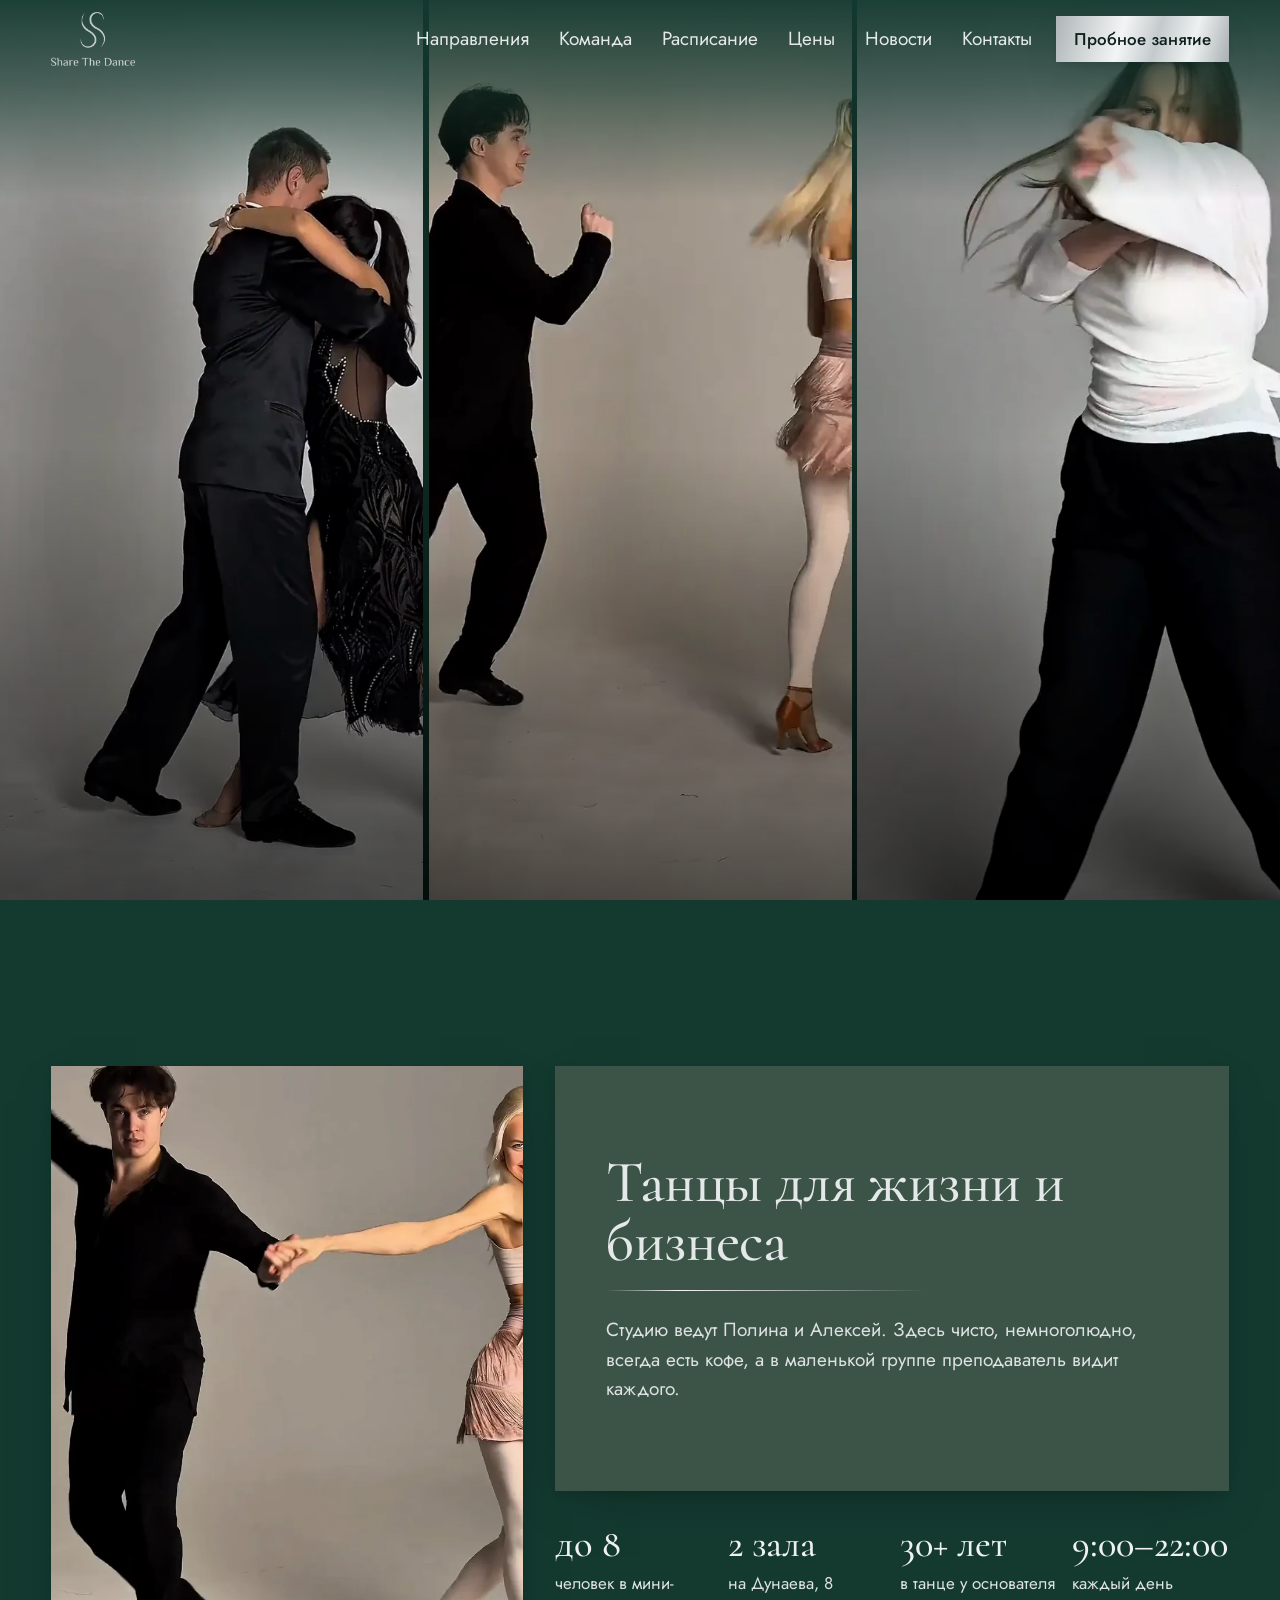
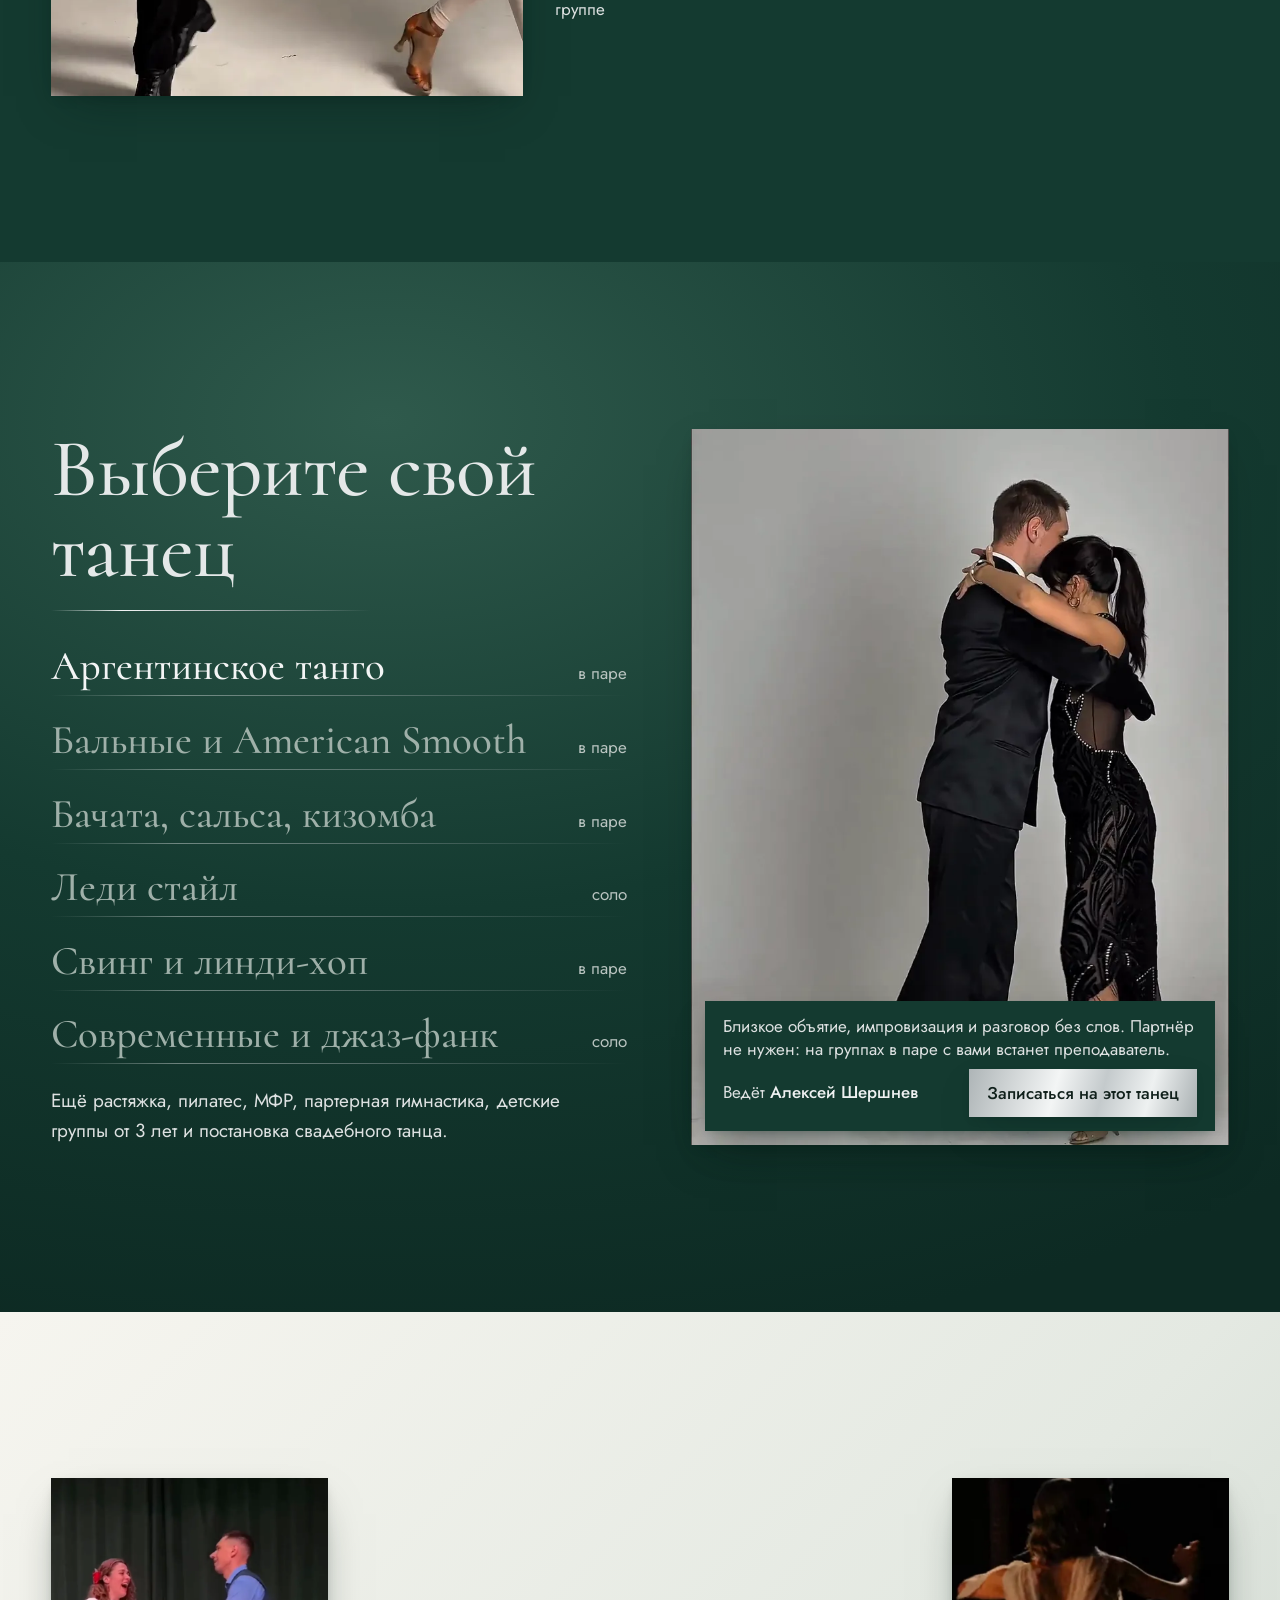
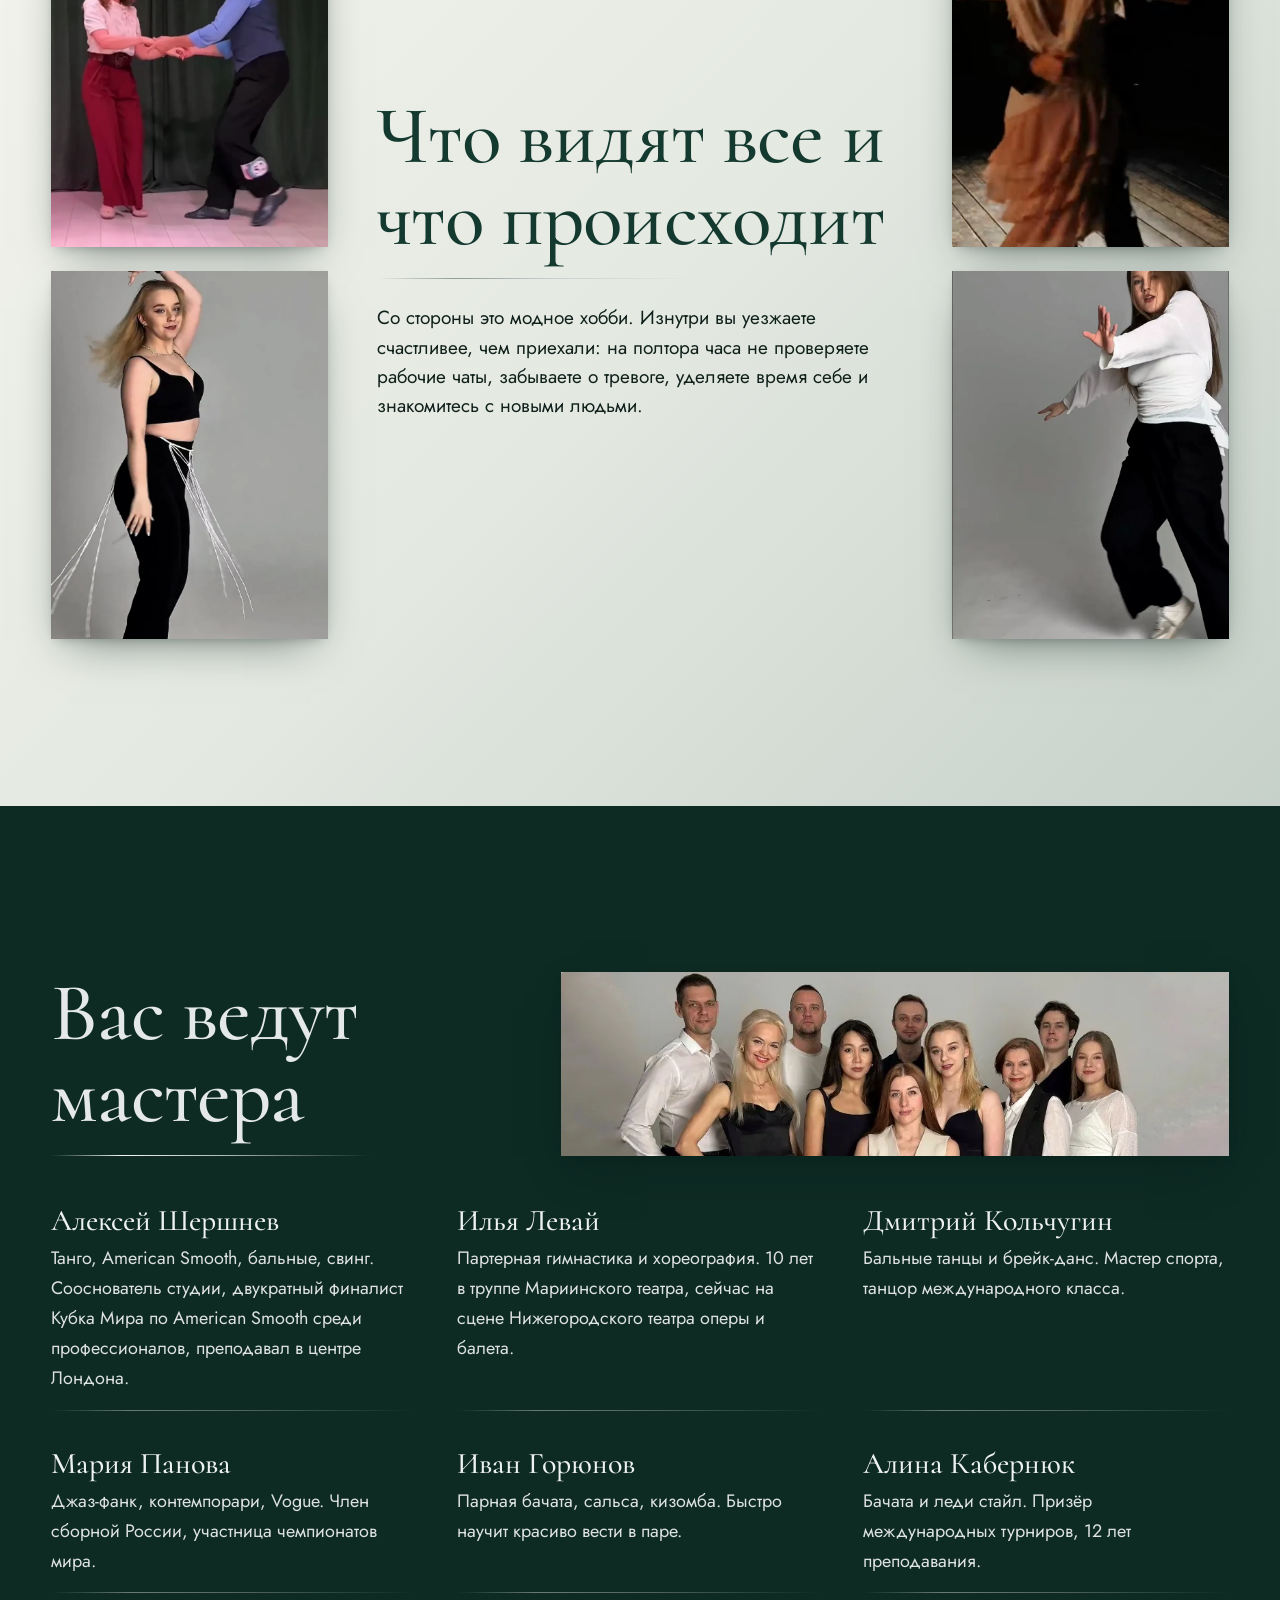
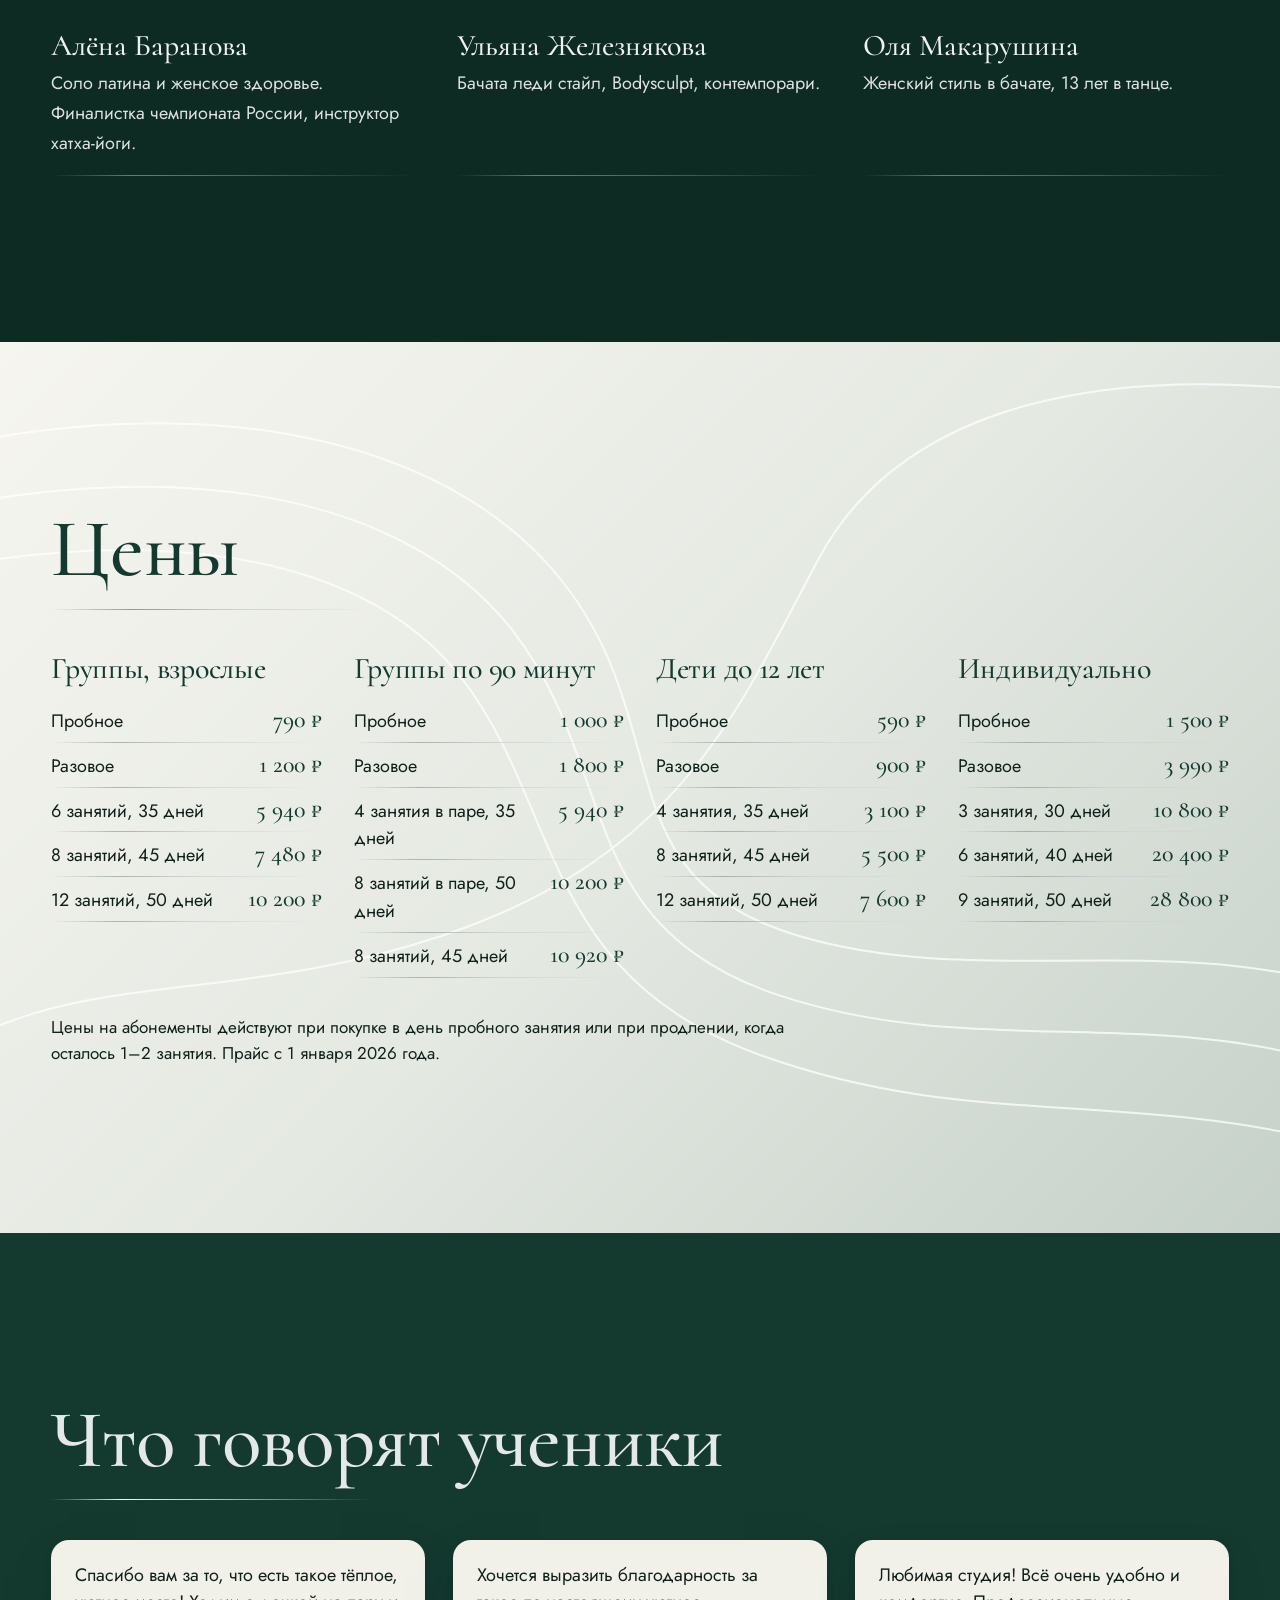
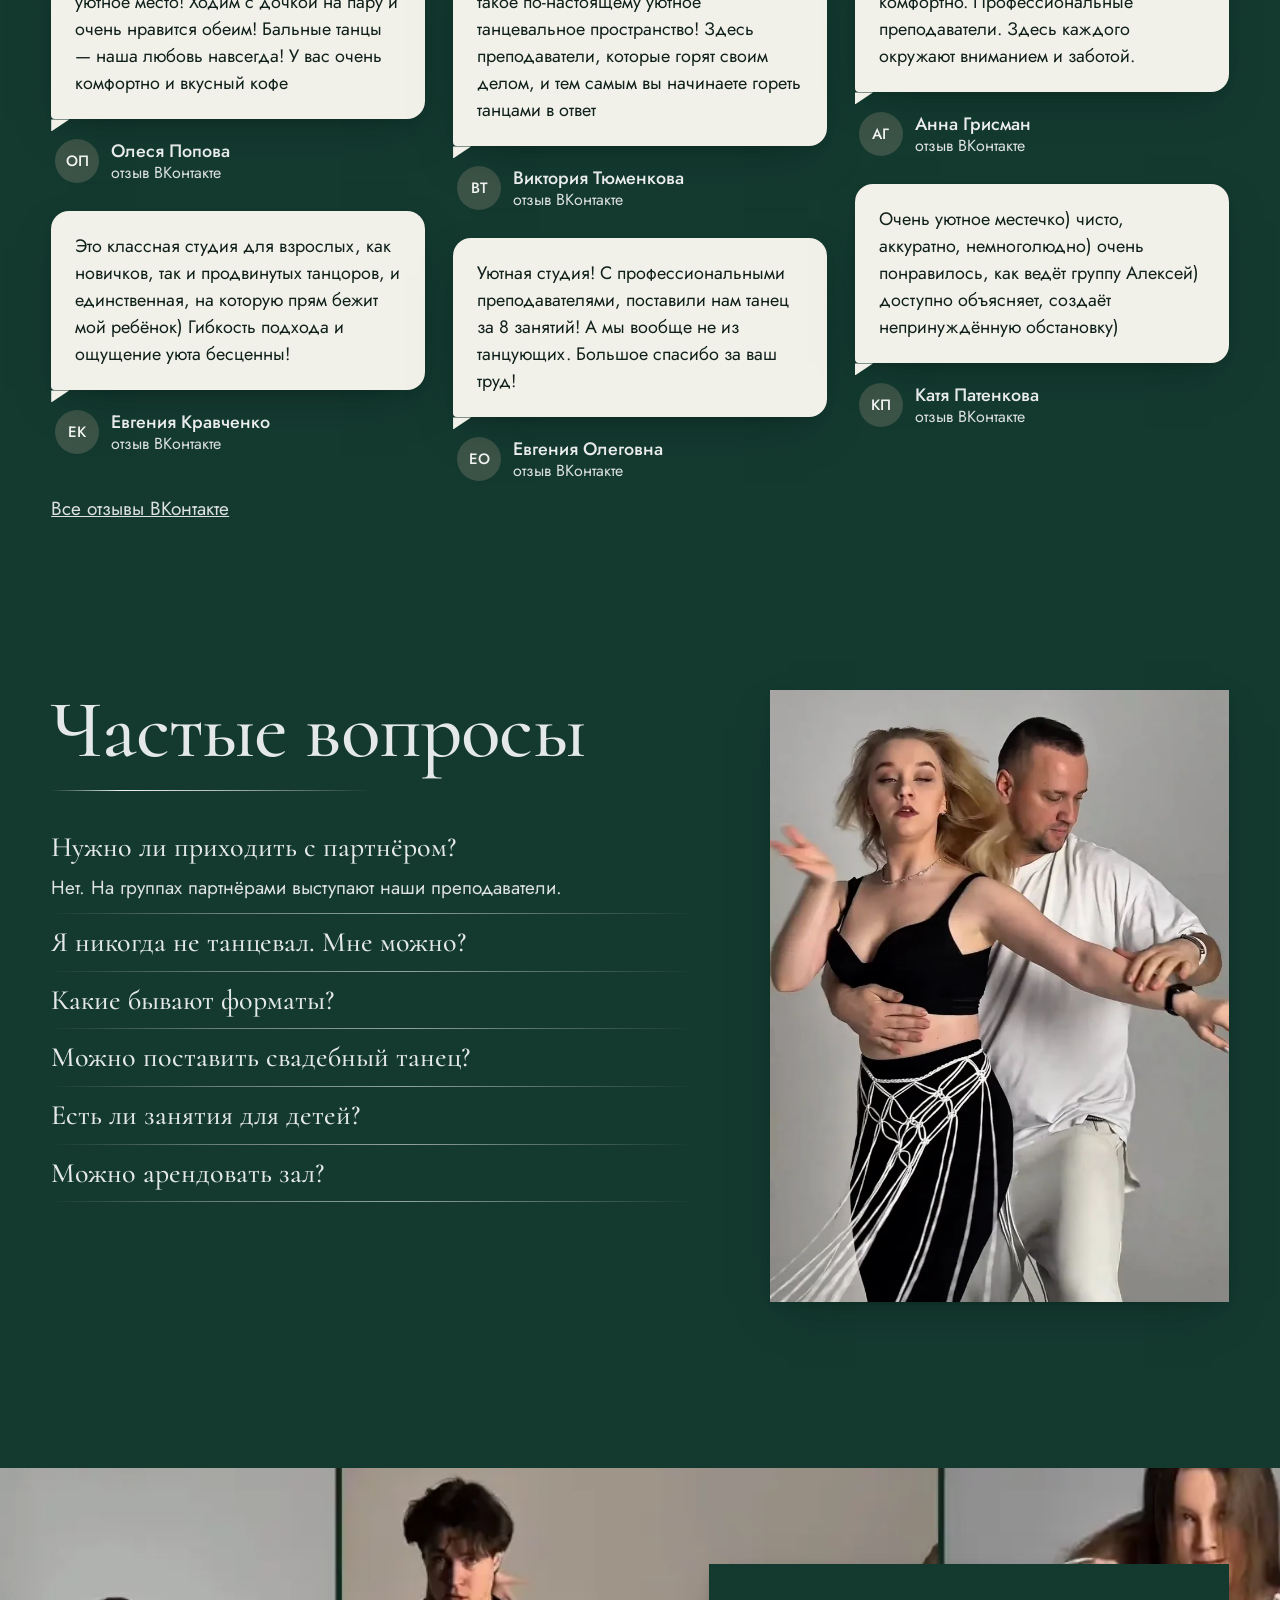
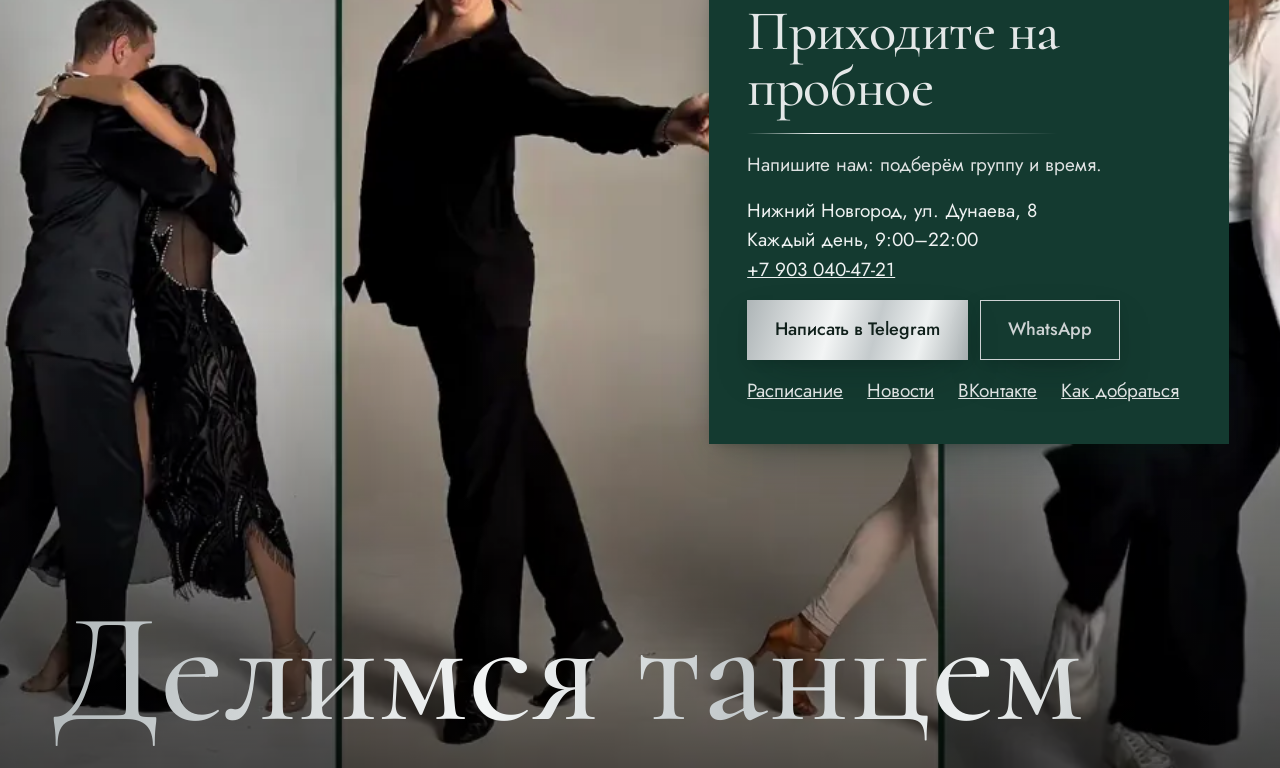
<file: index.html>
<!doctype html>
<html lang="ru">
<head>
<meta charset="utf-8">
<meta http-equiv="Cache-Control" content="no-cache">
<meta name="viewport" content="width=device-width, initial-scale=1">
<title>Share The Dance — камерная студия танца в Нижнем Новгороде</title>
<meta name="description" content="Танго, бальные, бачата, сальса, свинг и современные танцы на Дунаева, 8. Группы до 8 человек, взрослые и дети от 3 лет. Пробное занятие от 790 ₽.">
<link rel="icon" href="img/mark.png">
<link rel="preconnect" href="https://fonts.googleapis.com"><link rel="preconnect" href="https://fonts.gstatic.com" crossorigin>
<link href="https://fonts.googleapis.com/css2?family=Cormorant:wght@500;600&family=Jost:wght@400;500&display=swap" rel="stylesheet">
<script>document.documentElement.classList.add("js")</script>
<link rel="stylesheet" href="css/style.css?v=1793542133">
<link rel="canonical" href="https://mednikovxx-ux.github.io/l-sharethedance/">
<meta property="og:title" content="Share The Dance — камерная студия танца в Нижнем Новгороде">
<meta property="og:type" content="website">
<meta property="og:url" content="https://mednikovxx-ux.github.io/l-sharethedance/">
<meta property="og:image" content="https://mednikovxx-ux.github.io/l-sharethedance/img/col1.webp">
<meta property="og:locale" content="ru_RU">
<script type="application/ld+json">{"@context":"https://schema.org","@type":"DanceSchool","name":"Share The Dance","url":"https://mednikovxx-ux.github.io/l-sharethedance/","telephone":"+7 903 040-47-21","address":{"@type":"PostalAddress","streetAddress":"ул. Дунаева, 8","addressLocality":"Нижний Новгород","addressCountry":"RU"},"openingHours":"Mo-Su 09:00-22:00"}</script>
</head>
<body>
<header class="bar">
  <a class="brand" href="#top" aria-label="Share The Dance, наверх"><img src="img/logo.png?v=1793524982" alt="Логотип Share The Dance"></a>
  <nav id="siteNav" aria-label="Разделы"><a href="#styles">Направления</a><a href="#team">Команда</a><a href="schedule.html">Расписание</a><a href="#prices">Цены</a><a href="news.html">Новости</a><a href="#visit">Контакты</a></nav>
  <button class="burger" type="button" aria-expanded="false" aria-controls="siteNav">Меню</button>
  <a class="btn btn-small" href="#visit">Пробное занятие</a>
</header>

<main id="top">
  <section class="hero">
    <div class="hero-cols" aria-label="Пары и солисты студии танцуют: танго на тёмной сцене, бальные танцы, бачата" role="img">
      <div class="hc-w"><video class="hc" muted loop playsinline preload="auto" poster="img/col0.webp" src="video/col0.mp4?v=1793542133"></video></div>
      <div class="hc-w"><video class="hc" muted loop playsinline preload="auto" poster="img/col1.webp" src="video/col1.mp4?v=1793542133"></video></div>
      <div class="hc-w"><video class="hc" muted loop playsinline preload="auto" poster="img/col2.webp" src="video/col2.mp4?v=1793542133"></video></div>
    </div>
    <div class="hero-text">
      <h1 class="metal" id="wordmark">Share The Dance</h1>
      <div class="hero-foot">
        <p>Камерная студия танца в Нижнем Новгороде: группы до 8 человек, взрослые и дети от 3 лет.</p>
        <a class="btn" href="#visit">Записаться на пробное от 790 ₽</a>
      </div>
    </div>
  </section>

  <section class="about wrap">
    <img class="about-img rv" src="img/ballroom.webp" width="540" height="720" alt="Пара на занятии по бальным танцам" loading="lazy">
    <div class="about-tile rv">
      <h2>Танцы для жизни и бизнеса</h2>
      <p>Студию ведут Полина и Алексей. Здесь чисто, немноголюдно, всегда есть кофе, а в маленькой группе преподаватель видит каждого.</p>
    </div>
    <dl class="facts rv">
      <div><dt>до 8</dt><dd>человек в мини-группе</dd></div>
      <div><dt>2 зала</dt><dd>на Дунаева, 8</dd></div>
      <div><dt>30+ лет</dt><dd>в танце у основателя</dd></div>
      <div><dt>9:00–22:00</dt><dd>каждый день</dd></div>
    </dl>
  </section>

  <section class="styles" id="styles">
    <div class="wrap styles-in">
      <div class="styles-list rv">
        <h2>Выберите свой танец</h2>
        <div class="menu" role="group" aria-label="Направления">
          <button type="button" aria-pressed="true" data-s="tango"><span>Аргентинское танго</span><small>в паре</small></button>
          <button type="button" aria-pressed="false" data-s="ballroom"><span>Бальные и American Smooth</span><small>в паре</small></button>
          <button type="button" aria-pressed="false" data-s="bachata"><span>Бачата, сальса, кизомба</span><small>в паре</small></button>
          <button type="button" aria-pressed="false" data-s="lady"><span>Леди стайл</span><small>соло</small></button>
          <button type="button" aria-pressed="false" data-s="swing"><span>Свинг и линди-хоп</span><small>в паре</small></button>
          <button type="button" aria-pressed="false" data-s="jazz"><span>Современные и джаз-фанк</span><small>соло</small></button>
        </div>
        <p class="also">Ещё растяжка, пилатес, МФР, партерная гимнастика, детские группы от 3 лет и постановка свадебного танца.</p>
      </div>
      <figure class="stage rv">
        <div class="stage-media" id="stageMedia"><video class="on" muted loop playsinline preload="none" poster="img/tango.webp" data-src="video/tango.mp4" aria-label="Пара танцует"></video></div>
      
        <div class="stage-text ">
          <p id="stageText">Близкое объятие, импровизация и разговор без слов. Партнёр не нужен: на группах в паре с вами встанет преподаватель.</p>
          <p class="who">Ведёт <b id="stageWho">Алексей Шершнев</b></p>
          <a class="btn" id="stageLink" href="https://t.me/share_the_dance">Записаться на этот танец</a>
        </div>
      </figure>
    </div>
  </section>

  <section class="gather wrap light">
    <img class="g1 rv" src="img/lindy.webp" width="540" height="720" alt="Пара танцует линди-хоп на сцене" loading="lazy">
    <img class="g2 rv" src="img/lady.webp" width="540" height="720" alt="Преподаватель в образе для бачаты леди стайл" loading="lazy">
    <div class="g-text rv">
      <h2>Что видят все и что происходит</h2>
      <p>Со стороны это модное хобби. Изнутри вы уезжаете счастливее, чем приехали: на полтора часа не проверяете рабочие чаты, забываете о тревоге, уделяете время себе и знакомитесь с новыми людьми.</p>
    </div>
    <img class="g3 rv" src="img/hero-tall.webp" width="720" height="1280" alt="Пара танцует танго на тёмной сцене в луче света" loading="lazy">
    <img class="g4 rv" src="img/jazz.webp" width="540" height="720" alt="Преподаватель танцует джаз-фанк" loading="lazy">
  </section>

  <section class="team" id="team">
    <div class="wrap team-in">
      <div class="team-head rv">
        <h2>Вас ведут мастера</h2>
        <img src="img/team.webp" width="906" height="250" alt="Команда преподавателей Share The Dance" loading="lazy">
      </div>
      <ul class="people">
        <li class="rv"><b>Алексей Шершнев</b><span>Танго, American Smooth, бальные, свинг. Сооснователь студии, двукратный финалист Кубка Мира по American Smooth среди профессионалов, преподавал в центре Лондона.</span></li>
        <li class="rv"><b>Илья Левай</b><span>Партерная гимнастика и хореография. 10 лет в труппе Мариинского театра, сейчас на сцене Нижегородского театра оперы и балета.</span></li>
        <li class="rv"><b>Дмитрий Кольчугин</b><span>Бальные танцы и брейк-данс. Мастер спорта, танцор международного класса.</span></li>
        <li class="rv"><b>Мария Панова</b><span>Джаз-фанк, контемпорари, Vogue. Член сборной России, участница чемпионатов мира.</span></li>
        <li class="rv"><b>Иван Горюнов</b><span>Парная бачата, сальса, кизомба. Быстро научит красиво вести в паре.</span></li>
        <li class="rv"><b>Алина Кабернюк</b><span>Бачата и леди стайл. Призёр международных турниров, 12 лет преподавания.</span></li>
        <li class="rv"><b>Алёна Баранова</b><span>Соло латина и женское здоровье. Финалистка чемпионата России, инструктор хатха-йоги.</span></li>
        <li class="rv"><b>Ульяна Железнякова</b><span>Бачата леди стайл, Bodysculpt, контемпорари.</span></li>
        <li class="rv"><b>Оля Макарушина</b><span>Женский стиль в бачате, 13 лет в танце.</span></li>
      </ul>
    </div>
  </section>

  <section class="prices" id="prices">
    <svg class="waves" viewBox="0 0 1440 900" preserveAspectRatio="xMidYMid slice" aria-hidden="true"><g fill="none" stroke="currentColor" stroke-width="2"><path d="M-40 120C260 40 520 90 640 240s40 300 240 360 420-20 620 80"/><path d="M-40 180C240 110 480 150 590 290s60 300 270 370 400 0 620 90"/><path d="M-40 240C220 180 440 210 540 340s80 300 300 380 380 30 620 100"/><path d="M1480 60C1180 10 980 70 900 220S760 520 520 600 120 620-40 760"/></g></svg>
    <div class="wrap">
      <h2 class="rv">Цены</h2>
      <div class="price-grid">
        <section class="rv"><h3>Группы, взрослые</h3><dl>
          <div><dt>Пробное</dt><dd>790 ₽</dd></div><div><dt>Разовое</dt><dd>1 200 ₽</dd></div>
          <div><dt>6 занятий, 35 дней</dt><dd>5 940 ₽</dd></div><div><dt>8 занятий, 45 дней</dt><dd>7 480 ₽</dd></div><div><dt>12 занятий, 50 дней</dt><dd>10 200 ₽</dd></div></dl></section>
        <section class="rv"><h3>Группы по 90 минут</h3><dl>
          <div><dt>Пробное</dt><dd>1 000 ₽</dd></div><div><dt>Разовое</dt><dd>1 800 ₽</dd></div>
          <div><dt>4 занятия в паре, 35 дней</dt><dd>5 940 ₽</dd></div><div><dt>8 занятий в паре, 50 дней</dt><dd>10 200 ₽</dd></div><div><dt>8 занятий, 45 дней</dt><dd>10 920 ₽</dd></div></dl></section>
        <section class="rv"><h3>Дети до 12 лет</h3><dl>
          <div><dt>Пробное</dt><dd>590 ₽</dd></div><div><dt>Разовое</dt><dd>900 ₽</dd></div>
          <div><dt>4 занятия, 35 дней</dt><dd>3 100 ₽</dd></div><div><dt>8 занятий, 45 дней</dt><dd>5 500 ₽</dd></div><div><dt>12 занятий, 50 дней</dt><dd>7 600 ₽</dd></div></dl></section>
        <section class="rv"><h3>Индивидуально</h3><dl>
          <div><dt>Пробное</dt><dd>1 500 ₽</dd></div><div><dt>Разовое</dt><dd>3 990 ₽</dd></div>
          <div><dt>3 занятия, 30 дней</dt><dd>10 800 ₽</dd></div><div><dt>6 занятий, 40 дней</dt><dd>20 400 ₽</dd></div><div><dt>9 занятий, 50 дней</dt><dd>28 800 ₽</dd></div></dl></section>
      </div>
      <p class="note rv">Цены на абонементы действуют при покупке в день пробного занятия или при продлении, когда осталось 1–2 занятия. Прайс с 1 января 2026 года.</p>
    </div>
  </section>

  <section class="voice wrap">
    <h2 class="rv">Что говорят ученики</h2>
    <div class="talk">
      <figure class="msg rv"><blockquote>Спасибо вам за то, что есть такое тёплое, уютное место! Ходим с дочкой на пару и очень нравится обеим! Бальные танцы — наша любовь навсегда! У вас очень комфортно и вкусный кофе</blockquote><figcaption><span class="ava" aria-hidden="true">ОП</span><span><b>Олеся Попова</b>отзыв ВКонтакте</span></figcaption></figure>
      <figure class="msg rv"><blockquote>Это классная студия для взрослых, как новичков, так и продвинутых танцоров, и единственная, на которую прям бежит мой ребёнок) Гибкость подхода и ощущение уюта бесценны!</blockquote><figcaption><span class="ava" aria-hidden="true">ЕК</span><span><b>Евгения Кравченко</b>отзыв ВКонтакте</span></figcaption></figure>
      <figure class="msg rv"><blockquote>Хочется выразить благодарность за такое по-настоящему уютное танцевальное пространство! Здесь преподаватели, которые горят своим делом, и тем самым вы начинаете гореть танцами в ответ</blockquote><figcaption><span class="ava" aria-hidden="true">ВТ</span><span><b>Виктория Тюменкова</b>отзыв ВКонтакте</span></figcaption></figure>
      <figure class="msg rv"><blockquote>Уютная студия! С профессиональными преподавателями, поставили нам танец за 8 занятий! А мы вообще не из танцующих. Большое спасибо за ваш труд!</blockquote><figcaption><span class="ava" aria-hidden="true">ЕО</span><span><b>Евгения Олеговна</b>отзыв ВКонтакте</span></figcaption></figure>
      <figure class="msg rv"><blockquote>Любимая студия! Всё очень удобно и комфортно. Профессиональные преподаватели. Здесь каждого окружают вниманием и заботой.</blockquote><figcaption><span class="ava" aria-hidden="true">АГ</span><span><b>Анна Грисман</b>отзыв ВКонтакте</span></figcaption></figure>
      <figure class="msg rv"><blockquote>Очень уютное местечко) чисто, аккуратно, немноголюдно) очень понравилось, как ведёт группу Алексей) доступно объясняет, создаёт непринуждённую обстановку)</blockquote><figcaption><span class="ava" aria-hidden="true">КП</span><span><b>Катя Патенкова</b>отзыв ВКонтакте</span></figcaption></figure>
    </div>
    <p class="more rv"><a href="https://vk.com/topic-219387374_49422268">Все отзывы ВКонтакте</a></p>
  </section>

  <section class="faq wrap">
    <div class="rv">
      <h2>Частые вопросы</h2>
      <details open><summary>Нужно ли приходить с партнёром?</summary><p>Нет. На группах партнёрами выступают наши преподаватели.</p></details>
      <details><summary>Я никогда не танцевал. Мне можно?</summary><p>Да, у нас занимаются и новички, и продвинутые танцоры. Начните с пробного занятия.</p></details>
      <details><summary>Какие бывают форматы?</summary><p>Групповые занятия до 8 человек и индивидуальные. Индивидуальное время подбираем под вас.</p></details>
      <details><summary>Можно поставить свадебный танец?</summary><p>Да, ставим свадебные и конкурсные номера. Одной из групп хватило 8 занятий.</p></details>
      <details><summary>Есть ли занятия для детей?</summary><p>Да, детские группы от 3 лет. Пока ребёнок занимается, родители могут выпить кофе в зоне ожидания.</p></details>
      <details><summary>Можно арендовать зал?</summary><p>Да, напишите нам: подскажем свободное время.</p></details>
    </div>
    <img class="rv" src="img/bachata.webp" width="540" height="720" alt="Пара танцует бачату" loading="lazy">
  </section>
</main>

<footer class="visit" id="visit">
  <video autoplay muted loop playsinline poster="img/hero-wide-0.webp" aria-hidden="true" data-lazy="video/hero-wide.mp4?v=1793542133"></video>
  <div class="card rv">
    <h2>Приходите на пробное</h2>
    <p>Напишите нам: подберём группу и время.</p>
    <address>Нижний Новгород, ул. Дунаева, 8<br>Каждый день, 9:00–22:00<br><a href="tel:+79030404721">+7 903 040-47-21</a></address>
    <div class="links">
      <a class="btn" href="https://t.me/share_the_dance">Написать в Telegram</a>
      <a class="btn btn-line" href="https://wa.me/79030404721">WhatsApp</a>
    </div>
    <p class="social"><a href="schedule.html">Расписание</a><a href="news.html">Новости</a><a href="https://vk.com/sharethedance">ВКонтакте</a><a href="https://yandex.ru/maps/?text=Нижний%20Новгород%2C%20улица%20Дунаева%2C%208">Как добраться</a></p>
  </div>
  <p class="endname metal" aria-hidden="true">Делимся танцем</p>
</footer>
<script src="js/main.js?v=1793542133"></script>
</body>
</html>
</file>
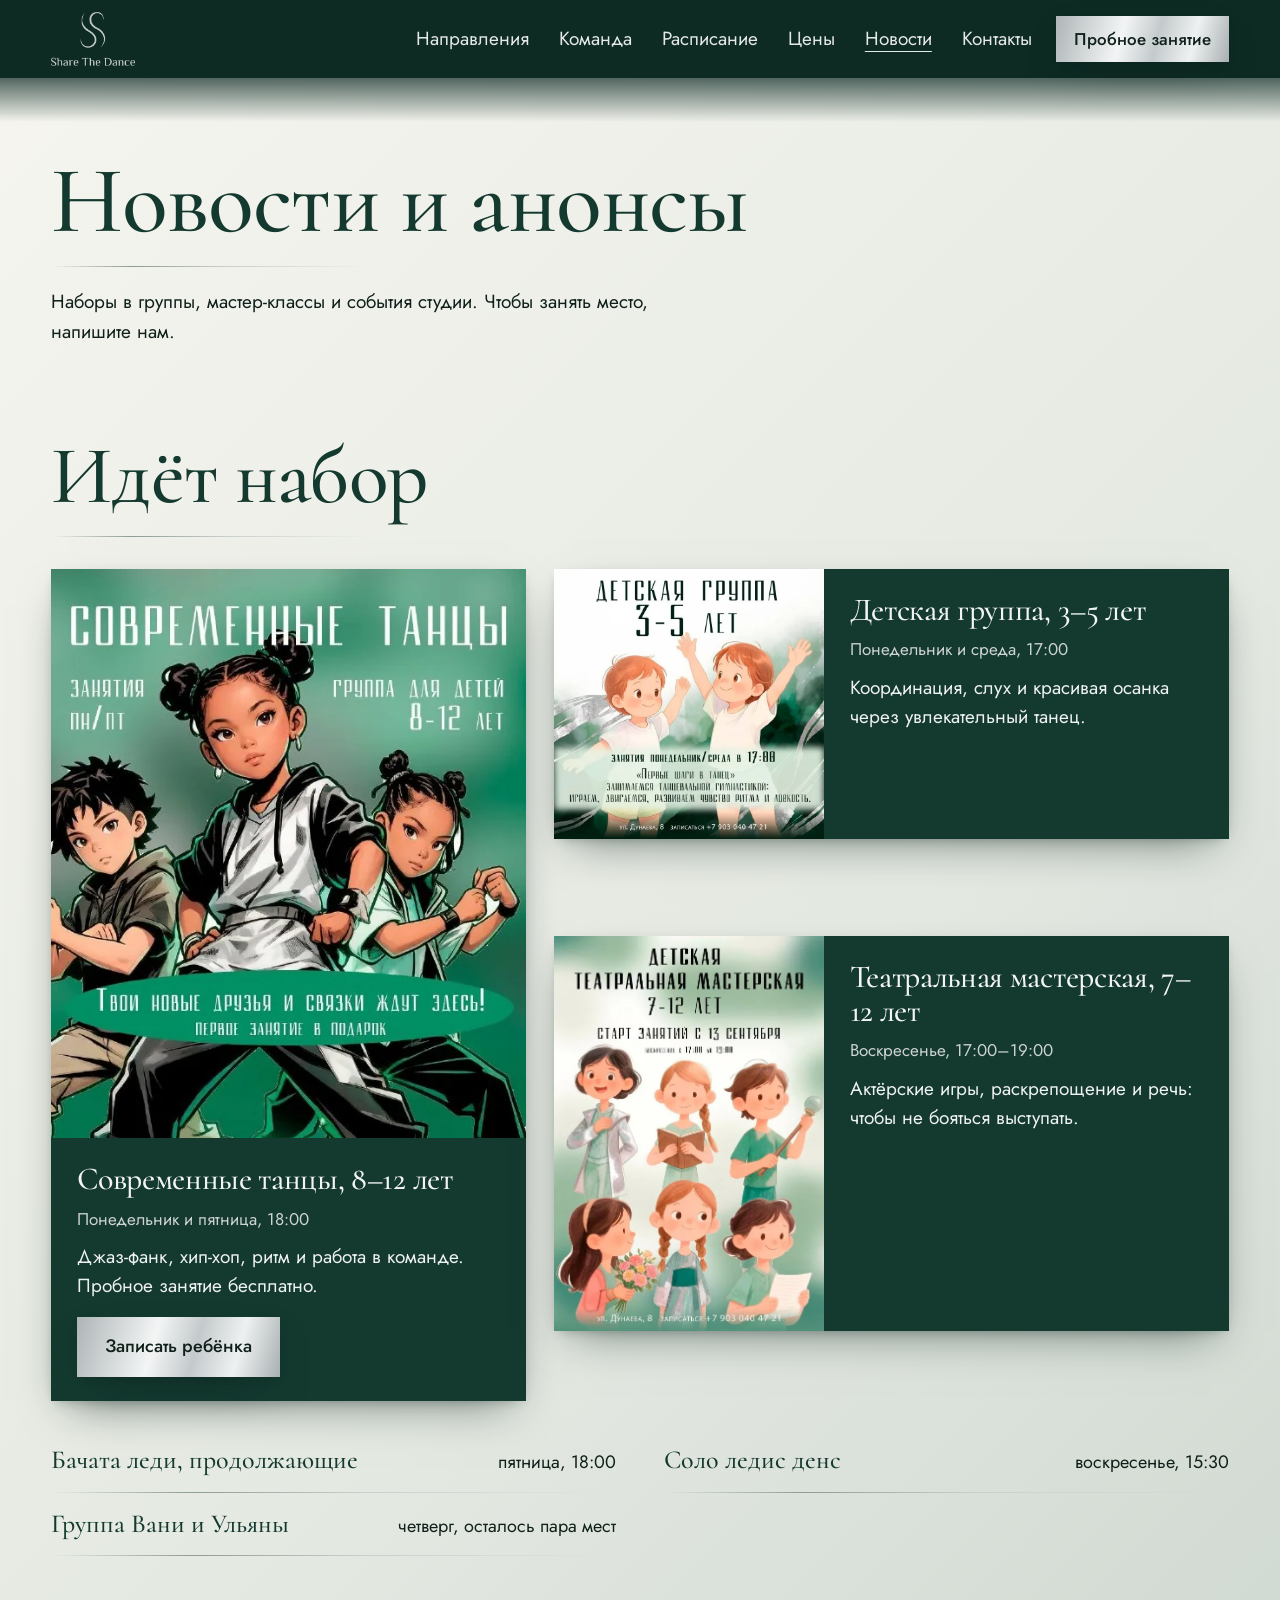
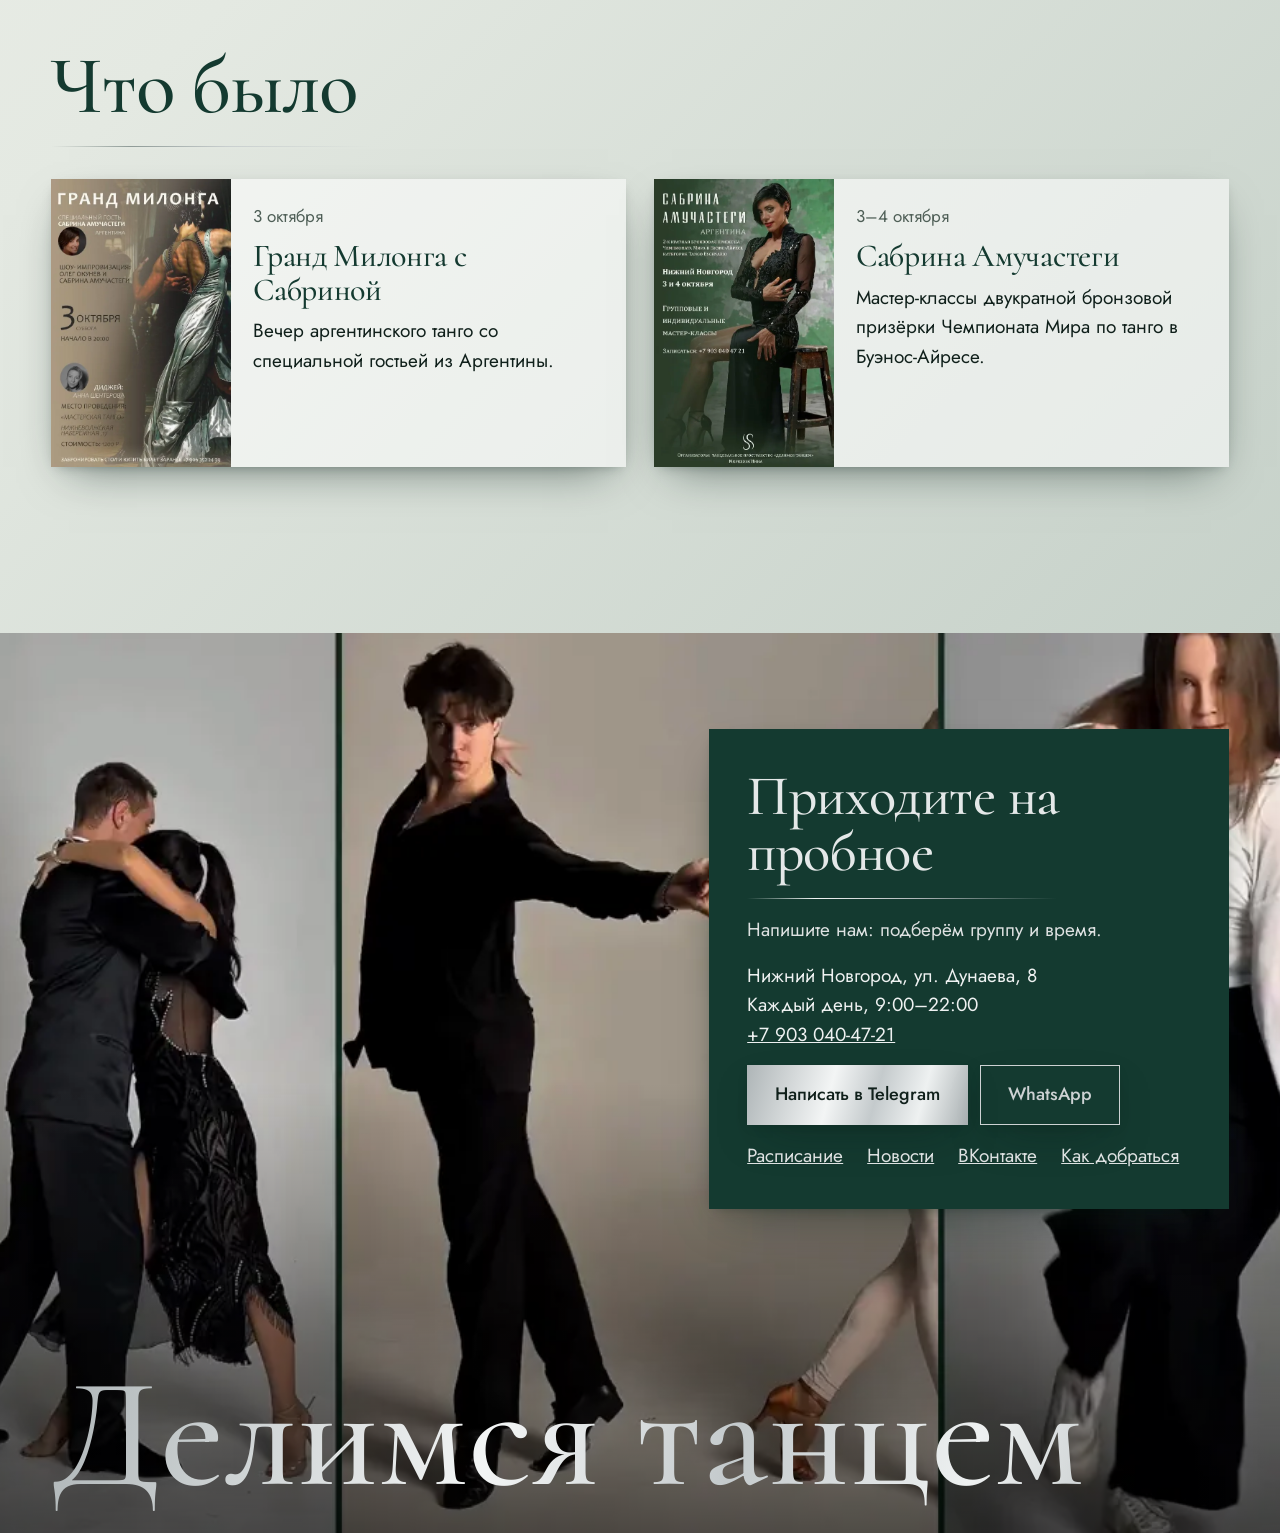
<file: news.html>
<!doctype html>
<html lang="ru">
<head>
<meta charset="utf-8">
<meta http-equiv="Cache-Control" content="no-cache">
<meta name="viewport" content="width=device-width, initial-scale=1">
<title>Новости и анонсы — Share The Dance</title>
<meta name="description" content="Мастер-классы, открытые уроки и наборы в группы танцевальной студии Share The Dance на Дунаева, 8.">
<link rel="icon" href="img/mark.png">
<link rel="preconnect" href="https://fonts.googleapis.com"><link rel="preconnect" href="https://fonts.gstatic.com" crossorigin>
<link href="https://fonts.googleapis.com/css2?family=Cormorant:wght@500;600&family=Jost:wght@400;500&display=swap" rel="stylesheet">
<link rel="stylesheet" href="css/style.css?v=1793542133">
<link rel="canonical" href="https://mednikovxx-ux.github.io/l-sharethedance/news.html">
<meta property="og:title" content="Новости и анонсы — Share The Dance">
<meta property="og:type" content="website">
<meta property="og:url" content="https://mednikovxx-ux.github.io/l-sharethedance/news.html">
<meta property="og:image" content="https://mednikovxx-ux.github.io/l-sharethedance/img/col1.webp">
<meta property="og:locale" content="ru_RU">
<script type="application/ld+json">{"@context":"https://schema.org","@type":"DanceSchool","name":"Share The Dance","url":"https://mednikovxx-ux.github.io/l-sharethedance/","telephone":"+7 903 040-47-21","address":{"@type":"PostalAddress","streetAddress":"ул. Дунаева, 8","addressLocality":"Нижний Новгород","addressCountry":"RU"},"openingHours":"Mo-Su 09:00-22:00"}</script>
</head>
<body>
<header class="bar">
  <a class="brand" href="index.html" aria-label="Share The Dance, наверх"><img src="img/logo.png?v=1793524982" alt="Логотип Share The Dance"></a>
  <nav id="siteNav" aria-label="Разделы"><a href="index.html#styles">Направления</a><a href="index.html#team">Команда</a><a href="schedule.html">Расписание</a><a href="index.html#prices">Цены</a><a href="news.html" aria-current="page">Новости</a><a href="index.html#visit">Контакты</a></nav>
  <button class="burger" type="button" aria-expanded="false" aria-controls="siteNav">Меню</button>
  <a class="btn btn-small" href="index.html#visit">Пробное занятие</a>
</header>

<main class="news-page wrap light">
  <h1>Новости и анонсы</h1>
  <p>Наборы в группы, мастер-классы и события студии. Чтобы занять место, напишите нам.</p>

  <section class="news-section">
    <h2>Идёт набор</h2>
    <div class="announce">
      <article><img src="img/news/1584.webp" width="547" height="800" alt="Афиша группы современных танцев для детей 8–12 лет" loading="lazy">
        <div class="a-body"><h3>Современные танцы, 8–12 лет</h3><p class="a-when">Понедельник и пятница, 18:00</p><p>Джаз-фанк, хип-хоп, ритм и работа в команде. Пробное занятие бесплатно.</p><a class="btn" href="https://t.me/share_the_dance">Записать ребёнка</a></div></article>
      <article><img src="img/news/1576.webp" width="800" height="800" alt="Афиша детской группы 3–5 лет" loading="lazy">
        <div class="a-body"><h3>Детская группа, 3–5 лет</h3><p class="a-when">Понедельник и среда, 17:00</p><p>Координация, слух и красивая осанка через увлекательный танец.</p></div></article>
      <article><img src="img/news/1573.webp" width="547" height="800" alt="Афиша детской театральной мастерской" loading="lazy">
        <div class="a-body"><h3>Театральная мастерская, 7–12 лет</h3><p class="a-when">Воскресенье, 17:00–19:00</p><p>Актёрские игры, раскрепощение и речь: чтобы не бояться выступать.</p></div></article>
    </div>
    <ul class="list-groups">
      <li><b>Бачата леди, продолжающие</b><span>пятница, 18:00</span></li>
      <li><b>Соло ледис денс</b><span>воскресенье, 15:30</span></li>
      <li><b>Группа Вани и Ульяны</b><span>четверг, осталось пара мест</span></li>
    </ul>
  </section>

  <section class="news-section">
    <h2>Что было</h2>
    <div class="past">
      <article><img src="img/news/1581.webp" width="500" height="800" alt="Афиша Гранд Милонги" loading="lazy"><div class="a-body"><time datetime="2026-10-03">3 октября</time><h3>Гранд Милонга с Сабриной</h3><p>Вечер аргентинского танго со специальной гостьей из Аргентины.</p></div></article>
      <article><img src="img/news/1570.webp" width="517" height="800" alt="Афиша мастер-классов Сабрины Амучастеги" loading="lazy"><div class="a-body"><time datetime="2026-10-03">3–4 октября</time><h3>Сабрина Амучастеги</h3><p>Мастер-классы двукратной бронзовой призёрки Чемпионата Мира по танго в Буэнос-Айресе.</p></div></article>
    </div>
  </section>
</main>

<footer class="visit" id="visit">
  <video autoplay muted loop playsinline poster="img/hero-wide-0.webp" aria-hidden="true" data-lazy="video/hero-wide.mp4?v=1793542133"></video>
  <div class="card rv">
    <h2>Приходите на пробное</h2>
    <p>Напишите нам: подберём группу и время.</p>
    <address>Нижний Новгород, ул. Дунаева, 8<br>Каждый день, 9:00–22:00<br><a href="tel:+79030404721">+7 903 040-47-21</a></address>
    <div class="links">
      <a class="btn" href="https://t.me/share_the_dance">Написать в Telegram</a>
      <a class="btn btn-line" href="https://wa.me/79030404721">WhatsApp</a>
    </div>
    <p class="social"><a href="schedule.html">Расписание</a><a href="news.html">Новости</a><a href="https://vk.com/sharethedance">ВКонтакте</a><a href="https://yandex.ru/maps/?text=Нижний%20Новгород%2C%20улица%20Дунаева%2C%208">Как добраться</a></p>
  </div>
  <p class="endname metal" aria-hidden="true">Делимся танцем</p>
</footer>
<script src="js/main.js?v=1793542133"></script>
</body>
</html>
</file>
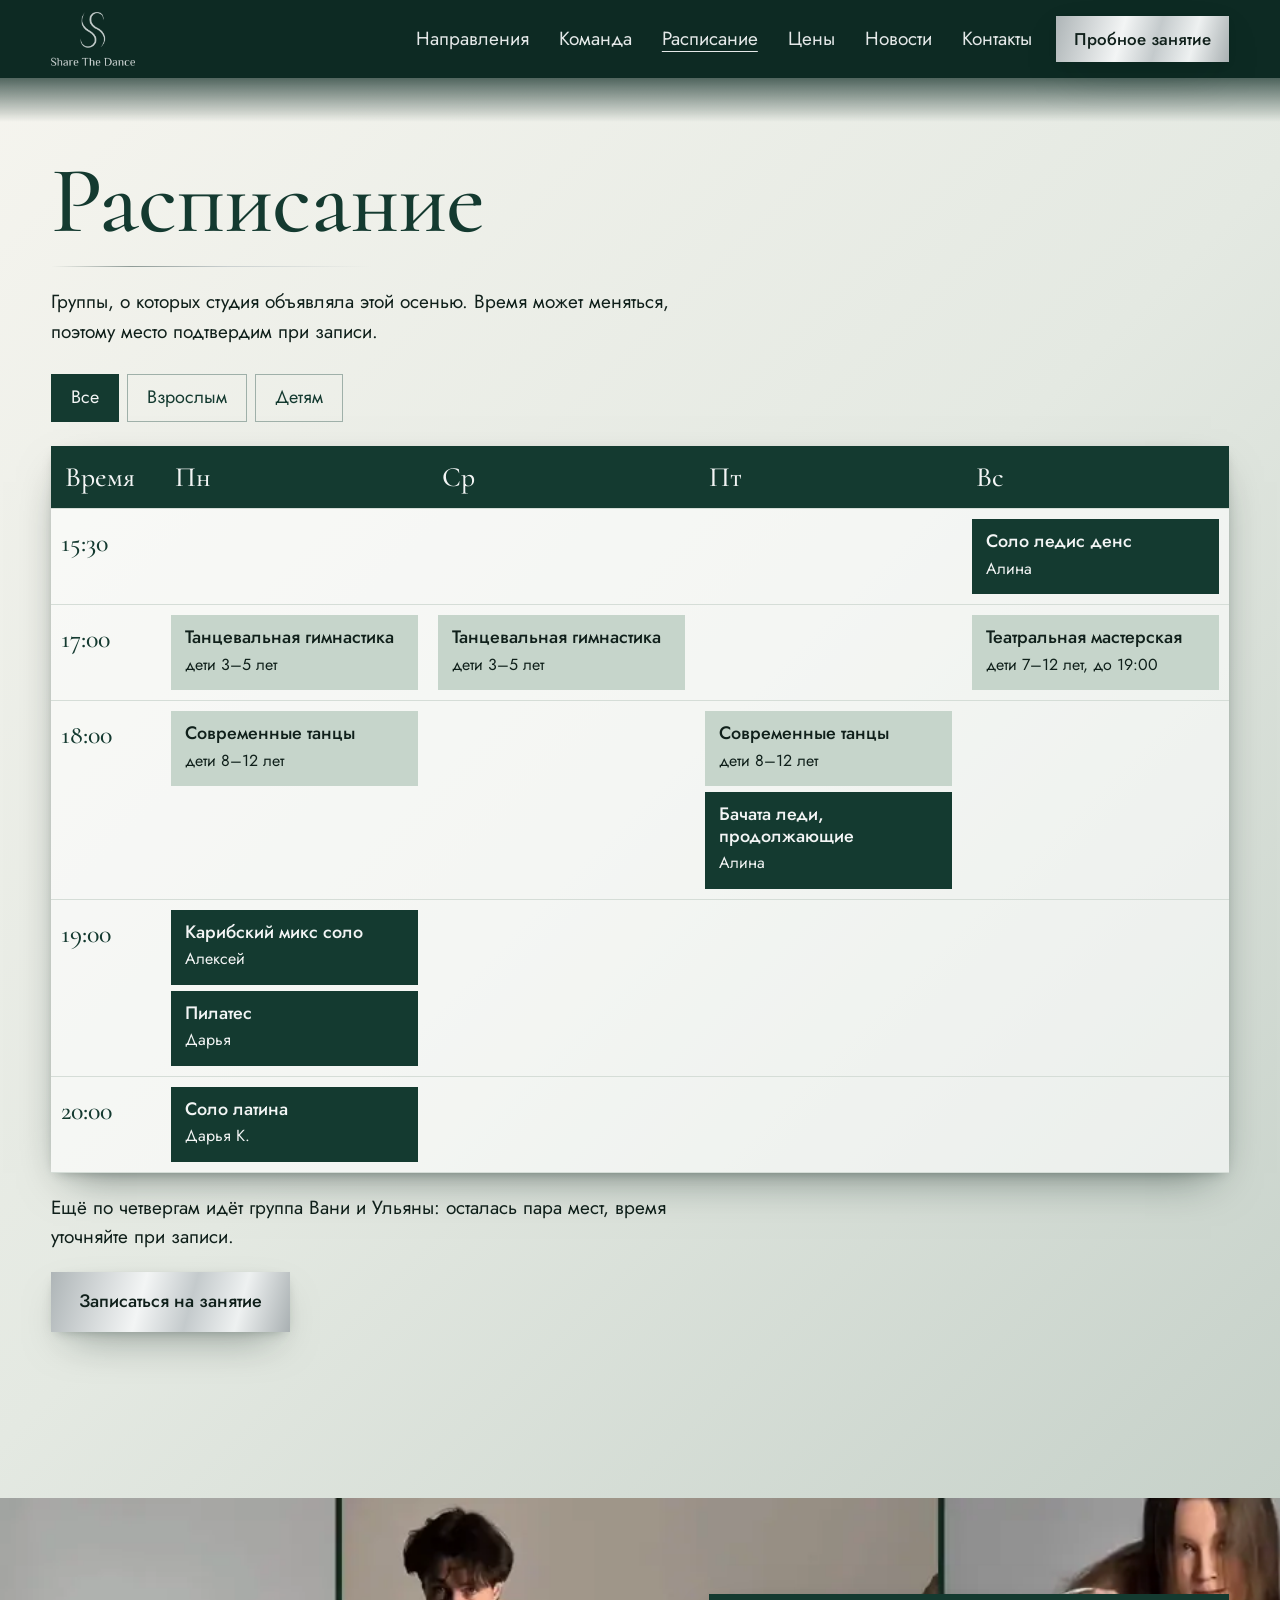
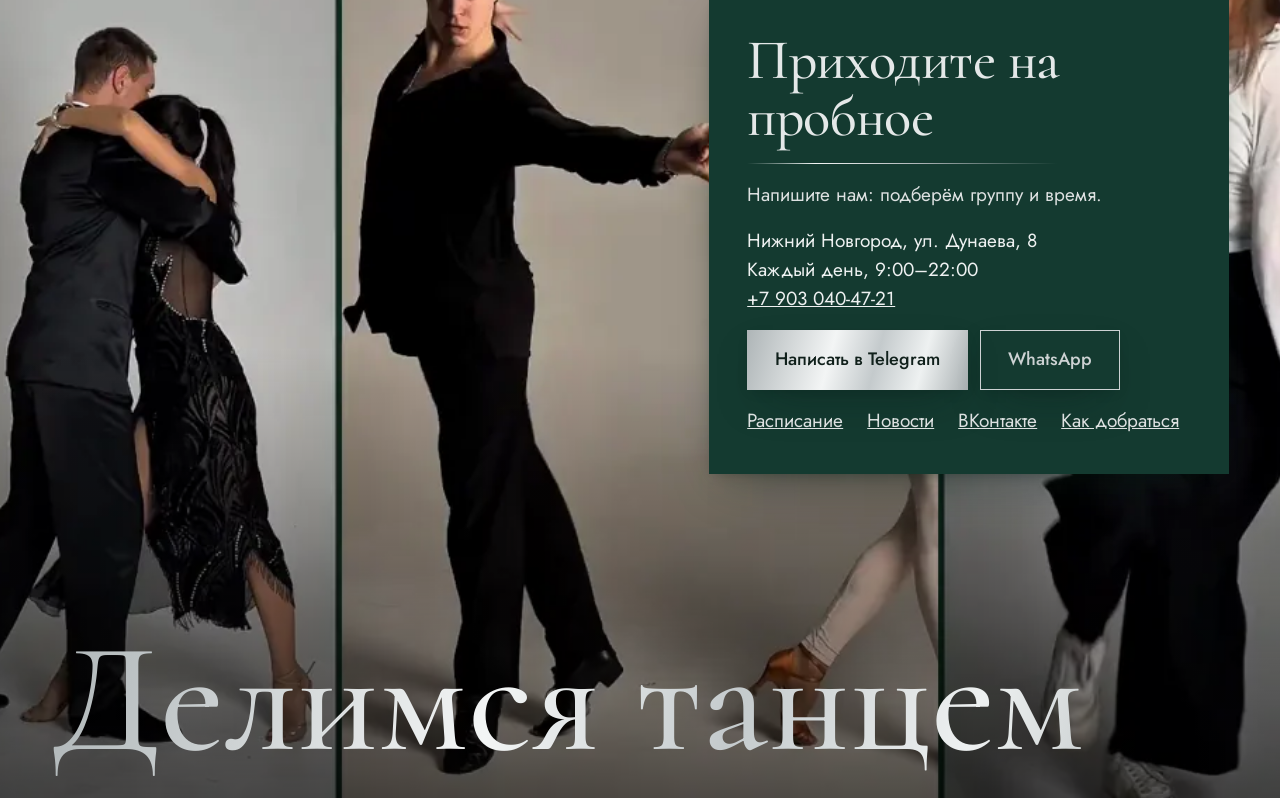
<file: schedule.html>
<!doctype html>
<html lang="ru">
<head>
<meta charset="utf-8">
<meta http-equiv="Cache-Control" content="no-cache">
<meta name="viewport" content="width=device-width, initial-scale=1">
<title>Расписание — Share The Dance</title>
<meta name="description" content="Расписание групповых занятий студии Share The Dance на Дунаева, 8.">
<link rel="icon" href="img/mark.png">
<link rel="preconnect" href="https://fonts.googleapis.com"><link rel="preconnect" href="https://fonts.gstatic.com" crossorigin>
<link href="https://fonts.googleapis.com/css2?family=Cormorant:wght@500;600&family=Jost:wght@400;500&display=swap" rel="stylesheet">
<link rel="stylesheet" href="css/style.css?v=1793542133">
<link rel="canonical" href="https://mednikovxx-ux.github.io/l-sharethedance/schedule.html">
<meta property="og:title" content="Расписание — Share The Dance">
<meta property="og:type" content="website">
<meta property="og:url" content="https://mednikovxx-ux.github.io/l-sharethedance/schedule.html">
<meta property="og:image" content="https://mednikovxx-ux.github.io/l-sharethedance/img/col1.webp">
<meta property="og:locale" content="ru_RU">
<script type="application/ld+json">{"@context":"https://schema.org","@type":"DanceSchool","name":"Share The Dance","url":"https://mednikovxx-ux.github.io/l-sharethedance/","telephone":"+7 903 040-47-21","address":{"@type":"PostalAddress","streetAddress":"ул. Дунаева, 8","addressLocality":"Нижний Новгород","addressCountry":"RU"},"openingHours":"Mo-Su 09:00-22:00"}</script>
</head>
<body>
<header class="bar">
  <a class="brand" href="index.html" aria-label="Share The Dance, наверх"><img src="img/logo.png?v=1793524982" alt="Логотип Share The Dance"></a>
  <nav id="siteNav" aria-label="Разделы"><a href="index.html#styles">Направления</a><a href="index.html#team">Команда</a><a href="schedule.html" aria-current="page">Расписание</a><a href="index.html#prices">Цены</a><a href="news.html">Новости</a><a href="index.html#visit">Контакты</a></nav>
  <button class="burger" type="button" aria-expanded="false" aria-controls="siteNav">Меню</button>
  <a class="btn btn-small" href="index.html#visit">Пробное занятие</a>
</header>

<main class="news-page wrap light">
  <h1>Расписание</h1>
  <p>Группы, о которых студия объявляла этой осенью. Время может меняться, поэтому место подтвердим при записи.</p>
  <div class="filter" role="group" aria-label="Показать"><button type="button" aria-pressed="true" data-f="all">Все</button><button type="button" aria-pressed="false" data-f="adult">Взрослым</button><button type="button" aria-pressed="false" data-f="kid">Детям</button></div>
  <div class="tt-box rv"><table class="tt"><thead><tr><th scope="col">Время</th><th scope="col" data-day="1">Пн</th><th scope="col" data-day="3">Ср</th><th scope="col" data-day="5">Пт</th><th scope="col" data-day="0">Вс</th></tr></thead><tbody>
<tr><th scope="row">15:30</th><td data-day="1"></td><td data-day="3"></td><td data-day="5"></td><td data-day="0"><div class="c adult" data-k="adult"><b>Соло ледис денс</b><span>Алина</span></div></td></tr>
<tr><th scope="row">17:00</th><td data-day="1"><div class="c kid" data-k="kid"><b>Танцевальная гимнастика</b><span>дети 3–5 лет</span></div></td><td data-day="3"><div class="c kid" data-k="kid"><b>Танцевальная гимнастика</b><span>дети 3–5 лет</span></div></td><td data-day="5"></td><td data-day="0"><div class="c kid" data-k="kid"><b>Театральная мастерская</b><span>дети 7–12 лет, до 19:00</span></div></td></tr>
<tr><th scope="row">18:00</th><td data-day="1"><div class="c kid" data-k="kid"><b>Современные танцы</b><span>дети 8–12 лет</span></div></td><td data-day="3"></td><td data-day="5"><div class="c kid" data-k="kid"><b>Современные танцы</b><span>дети 8–12 лет</span></div><div class="c adult" data-k="adult"><b>Бачата леди, продолжающие</b><span>Алина</span></div></td><td data-day="0"></td></tr>
<tr><th scope="row">19:00</th><td data-day="1"><div class="c adult" data-k="adult"><b>Карибский микс соло</b><span>Алексей</span></div><div class="c adult" data-k="adult"><b>Пилатес</b><span>Дарья</span></div></td><td data-day="3"></td><td data-day="5"></td><td data-day="0"></td></tr>
<tr><th scope="row">20:00</th><td data-day="1"><div class="c adult" data-k="adult"><b>Соло латина</b><span>Дарья К.</span></div></td><td data-day="3"></td><td data-day="5"></td><td data-day="0"></td></tr>
</tbody></table></div>
  <div class="tt-list"><section data-day="1"><h2>Понедельник</h2><div class="row-c" data-k="kid"><time>17:00</time><div class="c kid" data-k="kid"><b>Танцевальная гимнастика</b><span>дети 3–5 лет</span></div></div><div class="row-c" data-k="kid"><time>18:00</time><div class="c kid" data-k="kid"><b>Современные танцы</b><span>дети 8–12 лет</span></div></div><div class="row-c" data-k="adult"><time>19:00</time><div class="c adult" data-k="adult"><b>Карибский микс соло</b><span>Алексей</span></div></div><div class="row-c" data-k="adult"><time>19:00</time><div class="c adult" data-k="adult"><b>Пилатес</b><span>Дарья</span></div></div><div class="row-c" data-k="adult"><time>20:00</time><div class="c adult" data-k="adult"><b>Соло латина</b><span>Дарья К.</span></div></div></section><section data-day="3"><h2>Среда</h2><div class="row-c" data-k="kid"><time>17:00</time><div class="c kid" data-k="kid"><b>Танцевальная гимнастика</b><span>дети 3–5 лет</span></div></div></section><section data-day="5"><h2>Пятница</h2><div class="row-c" data-k="kid"><time>18:00</time><div class="c kid" data-k="kid"><b>Современные танцы</b><span>дети 8–12 лет</span></div></div><div class="row-c" data-k="adult"><time>18:00</time><div class="c adult" data-k="adult"><b>Бачата леди, продолжающие</b><span>Алина</span></div></div></section><section data-day="0"><h2>Воскресенье</h2><div class="row-c" data-k="adult"><time>15:30</time><div class="c adult" data-k="adult"><b>Соло ледис денс</b><span>Алина</span></div></div><div class="row-c" data-k="kid"><time>17:00</time><div class="c kid" data-k="kid"><b>Театральная мастерская</b><span>дети 7–12 лет, до 19:00</span></div></div></section></div>
  <p class="sch-note">Ещё по четвергам идёт группа Вани и Ульяны: осталась пара мест, время уточняйте при записи.</p>
  <p class="sch-cta"><a class="btn" href="https://t.me/share_the_dance">Записаться на занятие</a></p>
</main>

<footer class="visit" id="visit">
  <video autoplay muted loop playsinline poster="img/hero-wide-0.webp" aria-hidden="true" data-lazy="video/hero-wide.mp4?v=1793542133"></video>
  <div class="card rv">
    <h2>Приходите на пробное</h2>
    <p>Напишите нам: подберём группу и время.</p>
    <address>Нижний Новгород, ул. Дунаева, 8<br>Каждый день, 9:00–22:00<br><a href="tel:+79030404721">+7 903 040-47-21</a></address>
    <div class="links">
      <a class="btn" href="https://t.me/share_the_dance">Написать в Telegram</a>
      <a class="btn btn-line" href="https://wa.me/79030404721">WhatsApp</a>
    </div>
    <p class="social"><a href="schedule.html">Расписание</a><a href="news.html">Новости</a><a href="https://vk.com/sharethedance">ВКонтакте</a><a href="https://yandex.ru/maps/?text=Нижний%20Новгород%2C%20улица%20Дунаева%2C%208">Как добраться</a></p>
  </div>
  <p class="endname metal" aria-hidden="true">Делимся танцем</p>
</footer>
<script src="js/main.js?v=1793542133"></script>
</body>
</html>
</file>
<file: css/style.css>
:root {
  --deep: #0D2A23; --ground: #143A30; --logo: #3C5447; --silver: #CDD2D3; --pearl: #ECEAE2; --ink: #10201B;
  --velvet: radial-gradient(120% 90% at 30% 15%, #2F5A4C 0%, #143A30 52%, #0D2A23 100%);
  --light: linear-gradient(135deg, #F6F5EF 0%, #E4E9E2 52%, #C6D1C9 100%);
  --metal: linear-gradient(105deg, #AEB5B7 0%, #F3F5F5 38%, #C4CACC 58%, #EEF1F1 78%, #A9B0B2 100%);
  --m: clamp(16px, 4vw, 56px); --gap: clamp(96px, 13vw, 190px);
  --serif: Cormorant, Georgia, serif; --sans: Jost, -apple-system, sans-serif;
}
* { box-sizing: border-box; }
html { scroll-behavior: smooth; scroll-padding-top: 80px; }
body { margin: 0; background: var(--ground); color: #DDE1E1; font: 400 19px/1.55 var(--sans); }
img, video { display: block; max-width: 100%; }
img { height: auto; }
a { color: inherit; }
h1, h2, h3 { font-family: var(--serif); font-weight: 500; margin: 0; line-height: 1; letter-spacing: -.01em; }
h2 { font-size: clamp(44px, 6.4vw, 92px); color: #E4E8E8; }
h3 { font-size: 34px; }
p { margin: 0; }
.wrap { padding-inline: var(--m); max-width: 1680px; margin-inline: auto; }
.metal { background: var(--metal); -webkit-background-clip: text; background-clip: text; color: transparent; }
:focus-visible { outline: 2px solid var(--silver); outline-offset: 3px; }

.btn { display: inline-block; padding: 16px 28px; background: var(--metal); color: var(--ink); font-weight: 500; font-size: 18px; text-decoration: none; transition: transform .25s, filter .25s; }
.btn:hover { filter: brightness(1.08); transform: translateY(-2px); }
.btn:active { transform: none; }
.btn-small { padding: 10px 18px; font-size: 17px; }
.btn-line { background: none; color: var(--silver); box-shadow: inset 0 0 0 1px var(--silver); }

.bar { position: fixed; z-index: 10; inset: 0 0 auto; display: flex; align-items: center; justify-content: space-between; gap: 24px; padding: 12px var(--m); transition: background .35s, box-shadow .35s; }
.bar.on { background: var(--deep); }
.bar.on::before { content: ""; position: absolute; inset: 100% 0 auto; height: 44px; background: linear-gradient(180deg, rgba(13,42,35,.7), rgba(13,42,35,0)); pointer-events: none; }
.brand { display: block; line-height: 0; }
.brand img { height: 54px; width: auto; }
.bar nav { display: flex; gap: 30px; margin-left: auto; }
.bar nav a { text-decoration: none; color: #E4E8E8; transition: opacity .2s; }
.bar nav a:hover { opacity: .7; }

.hero { position: relative; height: 100svh; min-height: 620px; overflow: hidden; background: var(--deep); }
.hero-video { position: absolute; inset: 0; width: 100%; height: 100%; object-fit: cover; }
.hero::before { content: ""; position: absolute; z-index: 1; inset: 0 0 auto; height: 200px; background: linear-gradient(180deg, rgba(20,58,48,.94) 0%, rgba(20,58,48,.62) 42%, rgba(20,58,48,0) 100%); }
.hero::after { content: ""; position: absolute; inset: 50% 0 0; background: linear-gradient(180deg, rgba(0,0,0,0), rgba(0,0,0,.66)); }
.hero-text { position: absolute; z-index: 2; inset: auto var(--m) 22px; }
.hero h1 { font-size: 13.6vw; line-height: .92; white-space: nowrap; padding-bottom: .06em; transform-origin: 0 100%; }
.hero-foot { display: flex; justify-content: space-between; align-items: center; gap: 32px; margin-top: 16px; color: #EEF1F1; }
.hero-foot p { max-width: 560px; font-size: 21px; line-height: 1.35; }

.about { display: grid; grid-template-columns: repeat(12, 1fr); gap: 0 32px; padding-block: var(--gap); align-items: stretch; }
.about-img { grid-column: 1 / 6; grid-row: 1 / 3; width: 100%; height: 100%; object-fit: cover; }
.about-tile { grid-column: 6 / 13; background: var(--logo); padding: clamp(28px, 4vw, 64px); display: grid; gap: 24px; align-content: center; }
.about-tile h2 { font-size: clamp(40px, 4.6vw, 72px); }
.facts { grid-column: 6 / 13; display: grid; grid-template-columns: repeat(4, 1fr); gap: 16px; margin: 32px 0 0; }
.facts dt { font: 500 clamp(30px, 3vw, 44px)/1.1 var(--serif); color: #EEF1F1; white-space: nowrap; }
.facts dd { margin: 4px 0 0; font-size: 17px; }

.styles { background: var(--velvet); padding-block: var(--gap); }
.styles-in { display: grid; grid-template-columns: 7fr 5fr; gap: 56px; align-items: start; }
.menu { display: grid; margin-top: 36px; }
.menu button { all: unset; box-sizing: border-box; cursor: pointer; display: flex; justify-content: space-between; align-items: baseline; gap: 16px; padding: 12px 0; font: 500 clamp(28px, 3.2vw, 46px)/1.1 var(--serif); color: #9FB0A9; transition: color .25s, transform .25s; }
.menu button small { font: 400 17px var(--sans); color: #B9C4C0; }
.menu button:hover { color: #EEF1F1; transform: translateX(6px); }
.menu button[aria-pressed="true"] { color: #F3F5F5; }
.menu button:focus-visible { outline: 2px solid var(--silver); outline-offset: 2px; }
.also { margin-top: 32px; max-width: 560px; }
.stage { margin: 0; }
.stage { position: sticky; top: 104px; }
.stage-media { position: relative; height: min(calc(100svh - 370px), 52vw); min-height: 300px; width: 100%; background: var(--deep); overflow: hidden; }
.stage-media video { position: absolute; inset: 0; width: 100%; height: 100%; object-fit: cover; object-position: 50% 22%; opacity: 0; transition: opacity .35s; }
.stage-media video.on { opacity: 1; }
.stage figcaption { display: grid; gap: 12px; margin-top: 20px; justify-items: start; }
.who b { font-weight: 500; color: #EEF1F1; }

.gather { display: grid; grid-template-columns: repeat(12, 1fr); gap: 24px; padding-block: var(--gap); align-items: center; }
.gather img { width: 100%; object-fit: cover; }
.g1 { grid-column: 1 / 4; aspect-ratio: 3 / 4; }
.g2 { grid-column: 1 / 4; grid-row: 2; aspect-ratio: 3 / 4; }
.g-text { grid-column: 4 / 10; grid-row: 1 / 3; padding-inline: clamp(8px, 2vw, 32px); display: grid; gap: 24px; }
.g3 { grid-column: 10 / 13; aspect-ratio: 3 / 4; }
.g4 { grid-column: 10 / 13; grid-row: 2; aspect-ratio: 3 / 4; }

.team { background: var(--deep); padding-block: var(--gap); }
.team-in { display: grid; gap: 48px; }
.team-head { display: grid; grid-template-columns: 5fr 7fr; gap: 32px; align-items: end; }
.team-head img { width: 100%; }
.people { list-style: none; margin: 0; padding: 0; display: grid; grid-template-columns: repeat(3, 1fr); gap: 36px 40px; }
.people b { display: block; font: 500 30px/1.1 var(--serif); color: #EEF1F1; margin-bottom: 6px; }
.people span { font-size: 18px; }

.prices { position: relative; background: var(--light); color: var(--ink); padding-block: var(--gap); overflow: hidden; }
.waves { position: absolute; inset: 0; width: 100%; height: 100%; color: #fff; opacity: .75; }
.prices .wrap { position: relative; }
.price-grid { display: grid; grid-template-columns: repeat(4, 1fr); gap: 32px; margin-top: 44px; }
.price-grid h3 { color: var(--ground); margin-bottom: 14px; font-size: 30px; }
.price-grid dl { margin: 0; }
.price-grid dl div { display: flex; justify-content: space-between; align-items: baseline; gap: 12px; padding: 7px 0; }
.price-grid dt { font-size: 18px; color: var(--ink); }
.price-grid dd { margin: 0; font: 500 24px var(--serif); color: var(--ground); white-space: nowrap; }
.note { margin-top: 36px; max-width: 760px; font-size: 17px; }
.prices h2 { color: var(--ground); }

.voice { display: grid; grid-template-columns: 5fr 7fr; gap: clamp(32px, 6vw, 96px); padding-block: var(--gap); align-items: center; }
.voice img { width: 100%; aspect-ratio: 3 / 4; object-fit: cover; }
blockquote { margin: 32px 0 0; }
blockquote p { font: 500 clamp(26px, 2.4vw, 34px)/1.25 var(--serif); color: #E4E8E8; }
blockquote.small p { font: 400 19px/1.5 var(--sans); color: var(--silver); }
blockquote footer { margin-top: 8px; font-size: 17px; }

.faq { display: grid; grid-template-columns: 7fr 5fr; gap: clamp(32px, 6vw, 96px); padding-bottom: var(--gap); align-items: stretch; }
.faq img { width: 100%; height: 100%; object-fit: cover; }
.faq h2 { margin-bottom: 28px; }
details { padding: 12px 0; }
summary { cursor: pointer; list-style: none; font: 500 28px/1.2 var(--serif); color: #E4E8E8; }
summary::-webkit-details-marker { display: none; }
details p { margin-top: 8px; max-width: 620px; }

.visit { position: relative; overflow: hidden; background: var(--deep); padding: var(--gap) var(--m) 20px; min-height: 100svh; display: flex; flex-direction: column; justify-content: space-between; gap: 64px; }
.visit > video { position: absolute; inset: 0; width: 100%; height: 100%; object-fit: cover; opacity: .55; }
.card { position: relative; align-self: flex-end; background: var(--ground); padding: clamp(28px, 3vw, 48px); max-width: 520px; display: grid; gap: 16px; }
.card h2 { font-size: clamp(42px, 4.4vw, 64px); }
address { font-style: normal; color: #EEF1F1; }
.links { display: flex; flex-wrap: wrap; gap: 12px; }
.social { display: flex; gap: 24px; }
.endname { position: relative; font: 500 12.2vw/1 var(--serif); white-space: nowrap; }

.rv { transition: opacity .8s cubic-bezier(.2,.7,.2,1), transform .8s cubic-bezier(.2,.7,.2,1); }
.js .rv:not(.in) { opacity: 0; transform: translateY(24px); }
@media (prefers-reduced-motion: reduce) { html { scroll-behavior: auto; } .rv, .btn, .menu button { transition: none; } .js .rv:not(.in) { opacity: 1; transform: none; } }

@media (max-width: 1000px) {
  .bar nav { display: none; }
  .about-img, .about-tile, .facts { grid-column: 1 / -1; grid-row: auto; }
  .about-img { aspect-ratio: 4 / 3; height: auto; margin-bottom: 24px; }
  .facts { grid-template-columns: 1fr 1fr; }
  .styles-in, .voice, .faq, .team-head { grid-template-columns: 1fr; }
  .stage { grid-row: 1; }
  .people, .price-grid { grid-template-columns: 1fr 1fr; }
  .g1, .g3 { grid-column: span 6; grid-row: 1; }
  .g2, .g4 { grid-column: span 6; grid-row: 3; }
  .g-text { grid-column: 1 / -1; grid-row: 2; padding: 16px 0; }
  .faq img { aspect-ratio: 4 / 3; height: auto; }
}
@media (max-width: 620px) {
  body { font-size: 18px; }
  .hero-foot { flex-direction: column; align-items: flex-start; gap: 14px; }
  .hero-foot p { font-size: 19px; }
  .people, .price-grid { grid-template-columns: 1fr; }
  .endname { font-size: 13.4vw; }
  .btn-small { padding: 8px 12px; font-size: 16px; }
  .brand img { height: 42px; }
}
.menu button small { white-space: nowrap; }

/* Светлые секции: мягкий градиент от тёплого белого к шалфею */
.light { background: var(--light); color: var(--ink); max-width: none; padding-inline: max(var(--m), calc((100% - 1568px) / 2)); }
.light h2 { color: var(--ground); }
.light .about-tile { color: #EEF1F1; }
.light .about-tile h2 { color: #F3F5F5; }
.light .facts dt { color: var(--ground); }
.light summary { color: var(--ground); }
.faq.light { padding-top: var(--gap); }
.voice { padding-inline: max(var(--m), calc((100% - 1568px) / 2)); }

/* Лоск: мягкие тени у плашек и линии с серебряным бликом */
:root { --lift: 0 18px 44px -18px rgba(8, 28, 22, .55), 0 4px 12px -6px rgba(8, 28, 22, .35); --line: linear-gradient(90deg, rgba(174,181,183,0), #F3F5F5 22%, #AEB5B7 55%, rgba(174,181,183,0)); --line-dark: linear-gradient(90deg, rgba(120,132,128,0), #8F9B97 25%, #C9CFCF 55%, rgba(120,132,128,0)); }
.about-tile, .card, .stage-media, .about-img, .gather img, .voice img, .faq img, .team-head img, .btn { box-shadow: var(--lift); }
.btn-line { box-shadow: inset 0 0 0 1px var(--silver), var(--lift); }
h2::after { content: ""; display: block; width: min(320px, 70%); height: 1px; margin-top: 18px; background: var(--line); }
.light h2::after, .prices h2::after { background: var(--line-dark); }
.people li, .menu button, .price-grid dl div, details { position: relative; }
.menu button::after, .people li::after, .price-grid dl div::after, details::after { content: ""; position: absolute; inset: auto 0 0; height: 1px; background: var(--line); opacity: .4; }
.people li { padding-bottom: 18px; }
.price-grid dl div::after, details::after { background: var(--line-dark); opacity: .7; }

/* Новости и анонсы */
.news-page { padding-block: clamp(130px, 12vw, 170px) var(--gap); }
.news-page h1 { font-size: clamp(52px, 7.4vw, 104px); color: var(--ground); }
.news-page h1::after { content: ""; display: block; width: min(320px, 70%); height: 1px; margin-top: 18px; background: var(--line-dark); }
.news-page > p { margin-top: 20px; max-width: 640px; }
.news-section { margin-top: clamp(56px, 7vw, 96px); }
.announce { display: grid; grid-template-columns: repeat(12, 1fr); gap: 28px; margin-top: 32px; align-items: start; }
.announce article { background: var(--ground); color: #EEF1F1; box-shadow: var(--lift); display: grid; align-content: start; }
.announce article:nth-child(1) { grid-column: span 5; }
.announce article:nth-child(2), .announce article:nth-child(3) { grid-column: span 7; grid-template-columns: 2fr 3fr; }
.announce article:nth-child(1) { grid-row: span 2; }
.announce img { width: 100%; height: 100%; object-fit: cover; }
.announce article:nth-child(1) img { aspect-ratio: 5 / 6; height: auto; object-position: top; }
.a-body { padding: 24px 26px; display: grid; gap: 10px; align-content: start; }
.a-body h3 { color: #F3F5F5; font-size: 32px; line-height: 1.05; }
.a-body time, .a-when { color: var(--silver); font-size: 17px; }
.a-body .btn { justify-self: start; margin-top: 6px; }
.list-groups { list-style: none; padding: 0; margin: 28px 0 0; display: grid; grid-template-columns: repeat(2, 1fr); gap: 0 48px; }
.list-groups li { position: relative; padding: 16px 0; display: flex; justify-content: space-between; gap: 20px; align-items: baseline; }
.list-groups li::after { content: ""; position: absolute; inset: auto 0 0; height: 1px; background: var(--line-dark); }
.list-groups b { font: 500 26px/1.15 var(--serif); color: var(--ground); }
.list-groups span { white-space: nowrap; font-size: 18px; }
.past { display: grid; grid-template-columns: repeat(2, 1fr); gap: 28px; margin-top: 32px; }
.past article { display: grid; grid-template-columns: 180px 1fr; gap: 22px; background: rgba(255,255,255,.55); box-shadow: var(--lift); }
.past img { width: 100%; height: 100%; object-fit: cover; object-position: top; }
.past .a-body h3 { color: var(--ground); }
.past time { color: #4F5F57; font-size: 17px; }
.past .a-body { padding-left: 0; }
.visit .endlogo { display: block; width: min(420px, 70%); margin: 12px auto 28px; }
.bar nav a[aria-current] { text-decoration: underline; text-underline-offset: 6px; }
@media (max-width: 1000px) { .announce article:nth-child(n) { grid-column: 1 / -1; grid-row: auto; } .list-groups, .past { grid-template-columns: 1fr; } }
@media (max-width: 620px) { .announce article:nth-child(n), .past article { grid-template-columns: 1fr; } .past .a-body { padding: 18px; } .past img { aspect-ratio: 4 / 3; height: auto; } .list-groups li { flex-direction: column; gap: 2px; } }

.hero h1 { font-family: var(--serif); }
@media (max-width: 1000px) { .stage { position: static; } .stage-media { height: auto; aspect-ratio: 4 / 5; max-height: 62svh; } }
@media (max-width: 620px) { .hero h1 { font-size: 15.4vw; white-space: normal; } }
/* Видео направлений начинается на уровне списка, под заголовком: вместе с кнопкой умещается в экран */
@media (min-width: 1001px) { .stage { position: static; margin-top: clamp(150px, 12.5vw, 200px); } .stage-media { height: min(calc(100svh - 400px), 44vw); } }
@media (max-width: 620px) { .hero::after { inset: 38% 0 0; background: linear-gradient(180deg, rgba(0,0,0,0), rgba(0,0,0,.74) 45%); } }

/* Расписание */
.days { display: grid; grid-template-columns: repeat(2, 1fr); gap: 28px; margin-top: 44px; align-items: start; }
.day { background: var(--velvet); color: #EEF1F1; padding: clamp(24px, 3vw, 40px); box-shadow: var(--lift); }
.day.today { outline: 2px solid #AEB5B7; outline-offset: 4px; }
.light .day h2 { color: #F3F5F5; font-size: clamp(36px, 3.6vw, 52px); }
.light .day h2::after { background: var(--line); }
.day ul { list-style: none; margin: 18px 0 0; padding: 0; }
.day li { position: relative; display: grid; grid-template-columns: 84px 1fr; gap: 16px; padding: 12px 0; align-items: baseline; }
.day li + li::before { content: ""; position: absolute; inset: 0 0 auto; height: 1px; background: var(--line); opacity: .4; }
.day time { font: 500 26px var(--serif); color: #F3F5F5; }
.day b { display: block; font: 500 26px/1.15 var(--serif); color: #F3F5F5; }
.day span { font-size: 18px; color: #DDE1E1; }
.sch-cta { margin-top: 40px; }
.social { flex-wrap: wrap; }
@media (max-width: 800px) { .days { grid-template-columns: 1fr; } }

/* Запуск: видео спускаются сверху по одному */
.hero-cols { position: absolute; inset: 0; display: grid; grid-template-columns: repeat(3, 1fr); gap: 6px; }
.js .hero:not(.title) .hero-text { opacity: 0; transform: translateY(18px); }
.hero .hero-text { transition: opacity .55s, transform .55s; }
/* Видео направлений: вертикальный прямоугольник 3:4 без обрезки. Подвал: лица в кадре */
.stage-media { aspect-ratio: 3 / 4; }
.stage-media video { object-position: 50% 50%; }
@media (min-width: 1001px) { .stage-media { width: auto; height: min(calc(100svh - 340px), 44vw); } }
@media (max-width: 1000px) { .stage-media { height: auto; max-height: none; max-width: min(100%, calc(70svh * .75)); } }
.visit > video { object-position: 50% 9%; }
/* Подвал: видео целиком, без наезда, поэтому лица не срезаются */
.visit > video { opacity: 1; width: auto; aspect-ratio: 3 / 4; height: 100%; object-fit: cover; object-position: 50% 50%; left: 0; right: auto; }
.card { z-index: 1; }
.endname { z-index: 1; }
@media (max-width: 800px) { .visit { padding-top: calc(133vw + 24px); } .visit > video { width: 100%; height: 133vw; inset: 0 0 auto; } .card { align-self: stretch; max-width: none; } }
@media (min-width: 801px) { .visit > video { top: 78px; height: calc(100% - 78px - 12.2vw - 28px); } }

/* Направления: видео во всю высоту блока со списком */
.stage-text { display: grid; gap: 12px; margin-top: 24px; justify-items: start; }
@media (min-width: 1001px) {
  .styles-in { align-items: stretch; }
  .stage { display: flex; margin-top: 0; }
  .stage-media { flex: 1; width: 100%; height: auto; aspect-ratio: auto; }
}
/* Подвал: видео на всю ширину, общий план */
.visit { isolation: isolate; }
.visit > video { inset: 0; width: 100%; height: 100%; aspect-ratio: auto; object-fit: cover; object-position: 50% 0; opacity: 1; z-index: -2; }
.visit::after { content: ""; position: absolute; z-index: -1; inset: 50% 0 0; background: linear-gradient(180deg, rgba(0,0,0,0), rgba(0,0,0,.66)); }
@media (min-width: 801px) { .visit > video { top: 0; height: 100%; } }
@media (max-width: 800px) { .visit { padding-top: 72svh; } .visit > video { height: 100%; } }

/* Направления: под видео и списком одна строка с описанием и кнопкой */
.stage-text { grid-column: 1 / -1; margin-top: 0; display: flex; flex-wrap: wrap; align-items: center; gap: 12px 36px; }
.stage-text #stageText { flex: 1 1 380px; }
.styles-in { row-gap: 28px; }
@media (min-width: 1001px) { .styles-in { padding-block: 0; } .stage-text .btn { margin-left: auto; } }
/* Подвал ровно в экран: видео видно целиком */
@media (min-width: 801px) { .visit { padding-top: 96px; gap: 24px; min-height: 100svh; } }
@media (min-width: 1001px) { .menu { margin-top: 26px; } .menu button { padding-block: 7px; } .also { margin-top: 22px; } }

/* Запуск: видео запускается, затем его рамка выезжает сверху */
.hc-w { position: relative; min-width: 0; overflow: hidden; background: var(--deep); }
.hc { position: absolute; inset: 0; width: 100%; height: 100%; object-fit: cover; }
.js .hc-w { transform: translate3d(0, -101%, 0); will-change: transform; }
.js .hc-w.in { transform: translate3d(0, 0, 0); transition: transform 1.2s cubic-bezier(.22,.8,.2,1); }
.js .hc-w.done { will-change: auto; transform: none; transition: none; }
@media (max-width: 700px) { .hero-cols { grid-template-columns: 1fr; } .hc-w:nth-child(n+2) { display: none; } }

/* Направления: справа колонка видео с описанием и кнопкой, слева список на ту же высоту */
.stage-text { display: grid; grid-column: auto; gap: 10px; justify-items: start; margin-top: 16px; }
.stage-text #stageText { flex: none; }
.stage-text .btn { margin-left: 0; }
@media (min-width: 1001px) {
  .styles-in { grid-template-columns: minmax(0, 1fr) min(38vw, calc((100svh - 300px) * .75)); gap: 64px; }
  .stage { display: block; }
  .stage-media { flex: none; width: 100%; height: auto; aspect-ratio: 3 / 4; }
  .styles-list { display: flex; flex-direction: column; }
  .menu { flex: 1; align-content: space-between; }
}

/* Отзывы: реплики людей */
.voice { display: block; }
.talk { columns: 3; column-gap: 28px; margin-top: 40px; }
.msg { break-inside: avoid; margin: 0 0 28px; }
.msg blockquote { position: relative; margin: 0; padding: 22px 24px; background: #F1F0E9; color: var(--ink); font: 400 18px/1.5 var(--sans); border-radius: 18px 18px 18px 4px; box-shadow: var(--lift); }
.msg blockquote::after { content: ""; position: absolute; left: 0; bottom: -12px; width: 18px; height: 12px; background: #F1F0E9; clip-path: polygon(0 0, 100% 0, 0 100%); }
.msg figcaption { display: flex; align-items: center; gap: 12px; margin: 20px 0 0 4px; font-size: 16px; line-height: 1.25; }
.msg figcaption b { display: block; font-weight: 500; color: #F3F5F5; font-size: 18px; }
.ava { flex: none; width: 44px; height: 44px; border-radius: 50%; display: grid; place-items: center; background: var(--logo); color: #F3F5F5; font-size: 15px; font-weight: 500; }
.more { margin-top: 12px; }
@media (max-width: 1000px) { .talk { columns: 2; } }
@media (max-width: 620px) { .talk { columns: 1; } }
/* Расписание: таблица недели */
.filter { display: flex; gap: 8px; margin-top: 28px; flex-wrap: wrap; }
.filter button { all: unset; cursor: pointer; padding: 10px 20px; font-size: 18px; color: var(--ground); box-shadow: inset 0 0 0 1px #9FB0A9; }
.filter button[aria-pressed="true"] { background: var(--ground); color: #F3F5F5; box-shadow: none; }
.filter button:focus-visible { outline: 2px solid var(--ground); outline-offset: 2px; }
.tt-box { margin-top: 24px; background: #FFFFFF99; box-shadow: var(--lift); }
.tt { width: 100%; border-collapse: collapse; table-layout: fixed; }
.tt th, .tt td { padding: 10px; vertical-align: top; text-align: left; border-bottom: 1px solid #D5DDD7; }
.tt thead th { background: var(--ground); color: #F3F5F5; font: 500 28px var(--serif); padding: 14px; }
.tt thead th:first-child, .tt tbody th { width: 110px; }
.tt tbody th { font: 500 26px var(--serif); color: var(--ground); padding-top: 18px; }
.tt thead th.today { background: var(--logo); }
.tt td.today { background: #DDE6DF; }
.c { padding: 12px 14px; margin-bottom: 6px; }
.c:last-child { margin-bottom: 0; }
.c b { display: block; font-weight: 500; font-size: 18px; line-height: 1.2; }
.c span { font-size: 16px; }
.c.adult { background: var(--ground); color: #F3F5F5; }
.c.kid { background: #C6D5CB; color: var(--ink); }
.c[hidden], .row-c[hidden] { display: none; }
.tt-list { display: none; margin-top: 24px; }
.tt-list h2 { font-size: 34px; margin: 24px 0 10px; }
.tt-list h2::after { display: none; }
.row-c { display: grid; grid-template-columns: 70px 1fr; gap: 12px; align-items: center; margin-bottom: 8px; }
.row-c time { font: 500 24px var(--serif); color: var(--ground); }
.row-c .c { margin: 0; }
.sch-note { margin-top: 22px; }
@media (max-width: 800px) { .tt-box { display: none; } .tt-list { display: block; } }
/* Направления: большой прямоугольник 3:4 на высоту экрана, описание и кнопка плашкой внутри него */
@media (min-width: 1001px) {
  .styles-in { grid-template-columns: minmax(0, 1fr) min(42vw, calc((100svh - 100px) * .75)); align-items: stretch; }
  .stage { position: relative; display: block; }
  .stage-text { position: absolute; left: 14px; right: 14px; bottom: 14px; margin: 0; padding: 14px 18px; background: var(--ground); box-shadow: var(--lift); display: grid; grid-template-columns: 1fr auto; gap: 8px 16px; align-items: center; }
  .stage-text #stageText { grid-column: 1 / -1; font-size: 17px; line-height: 1.35; }
  .stage-text .who { font-size: 17px; line-height: 1.25; }
  .stage-text .btn { padding: 11px 18px; font-size: 17px; white-space: nowrap; }
}
@media (min-width: 1001px) { .stage { top: 0; } }

/* Меню на телефоне и планшете */
.burger { display: none; all: unset; }
.burger { display: none; cursor: pointer; padding: 10px 12px; color: #F3F5F5; font-size: 17px; margin-left: auto; }
.burger:focus-visible { outline: 2px solid var(--silver); }
@media (max-width: 1000px) {
  .burger { display: block; }
  .bar .btn-small { margin-left: 0; }
  .bar.open { background: var(--deep); }
  .bar.open nav { display: flex; flex-direction: column; gap: 0; position: absolute; top: 100%; left: 0; right: 0; margin: 0; padding: 8px var(--m) 20px; background: var(--deep); box-shadow: var(--lift); }
  .bar.open nav a { padding: 12px 0; font-size: 20px; }
}
</file>
